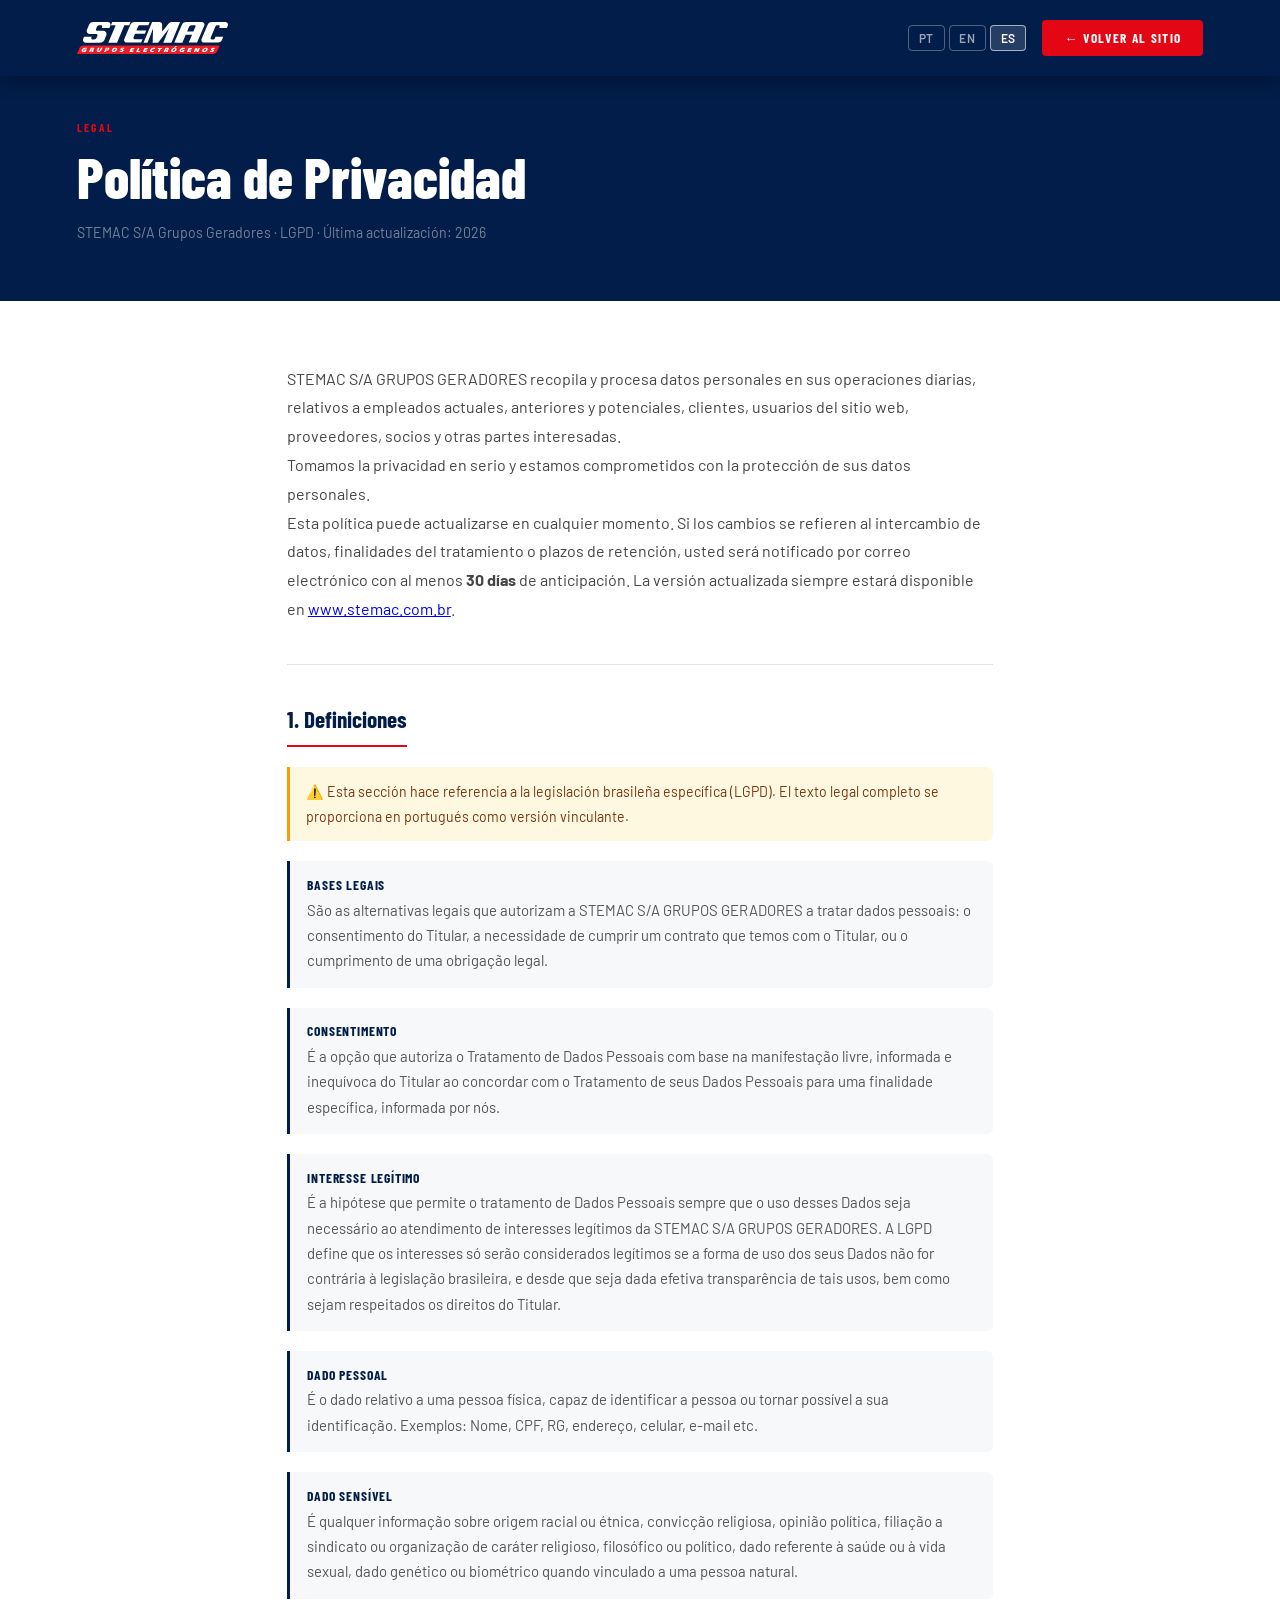
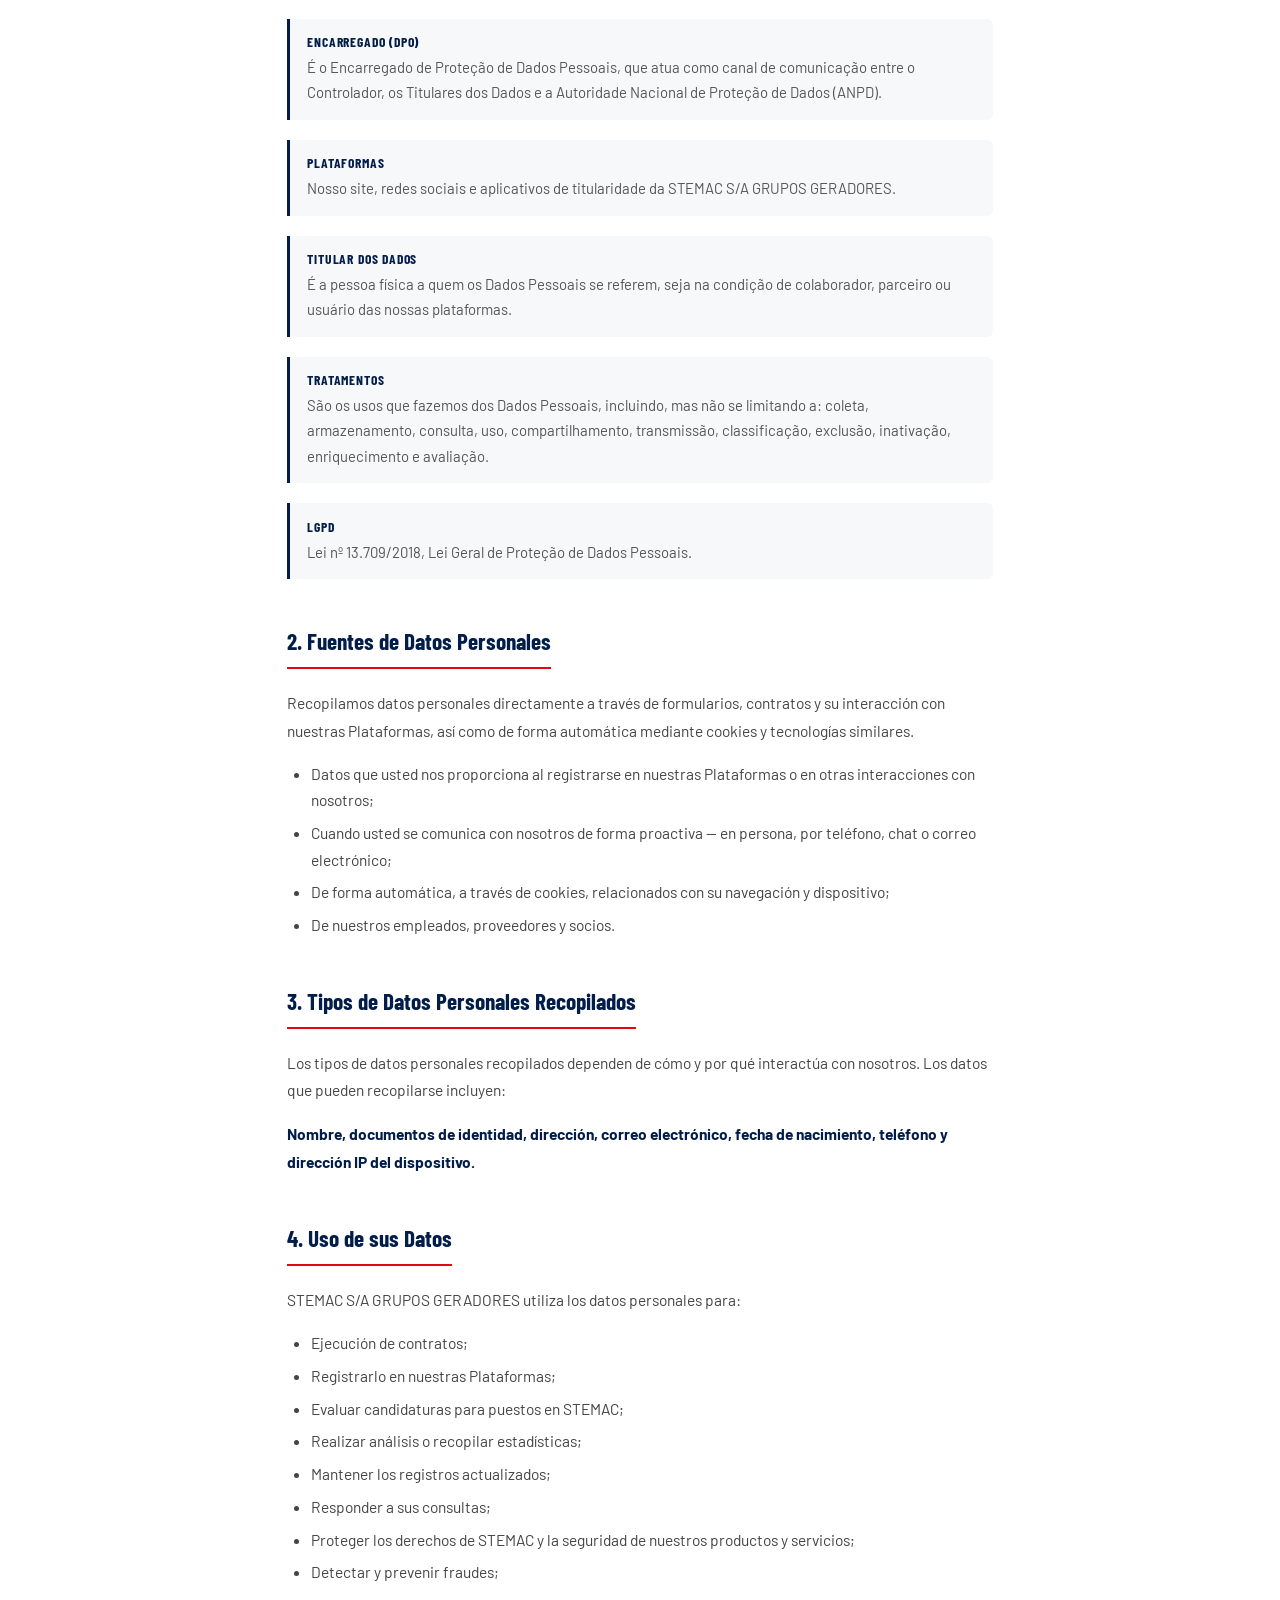
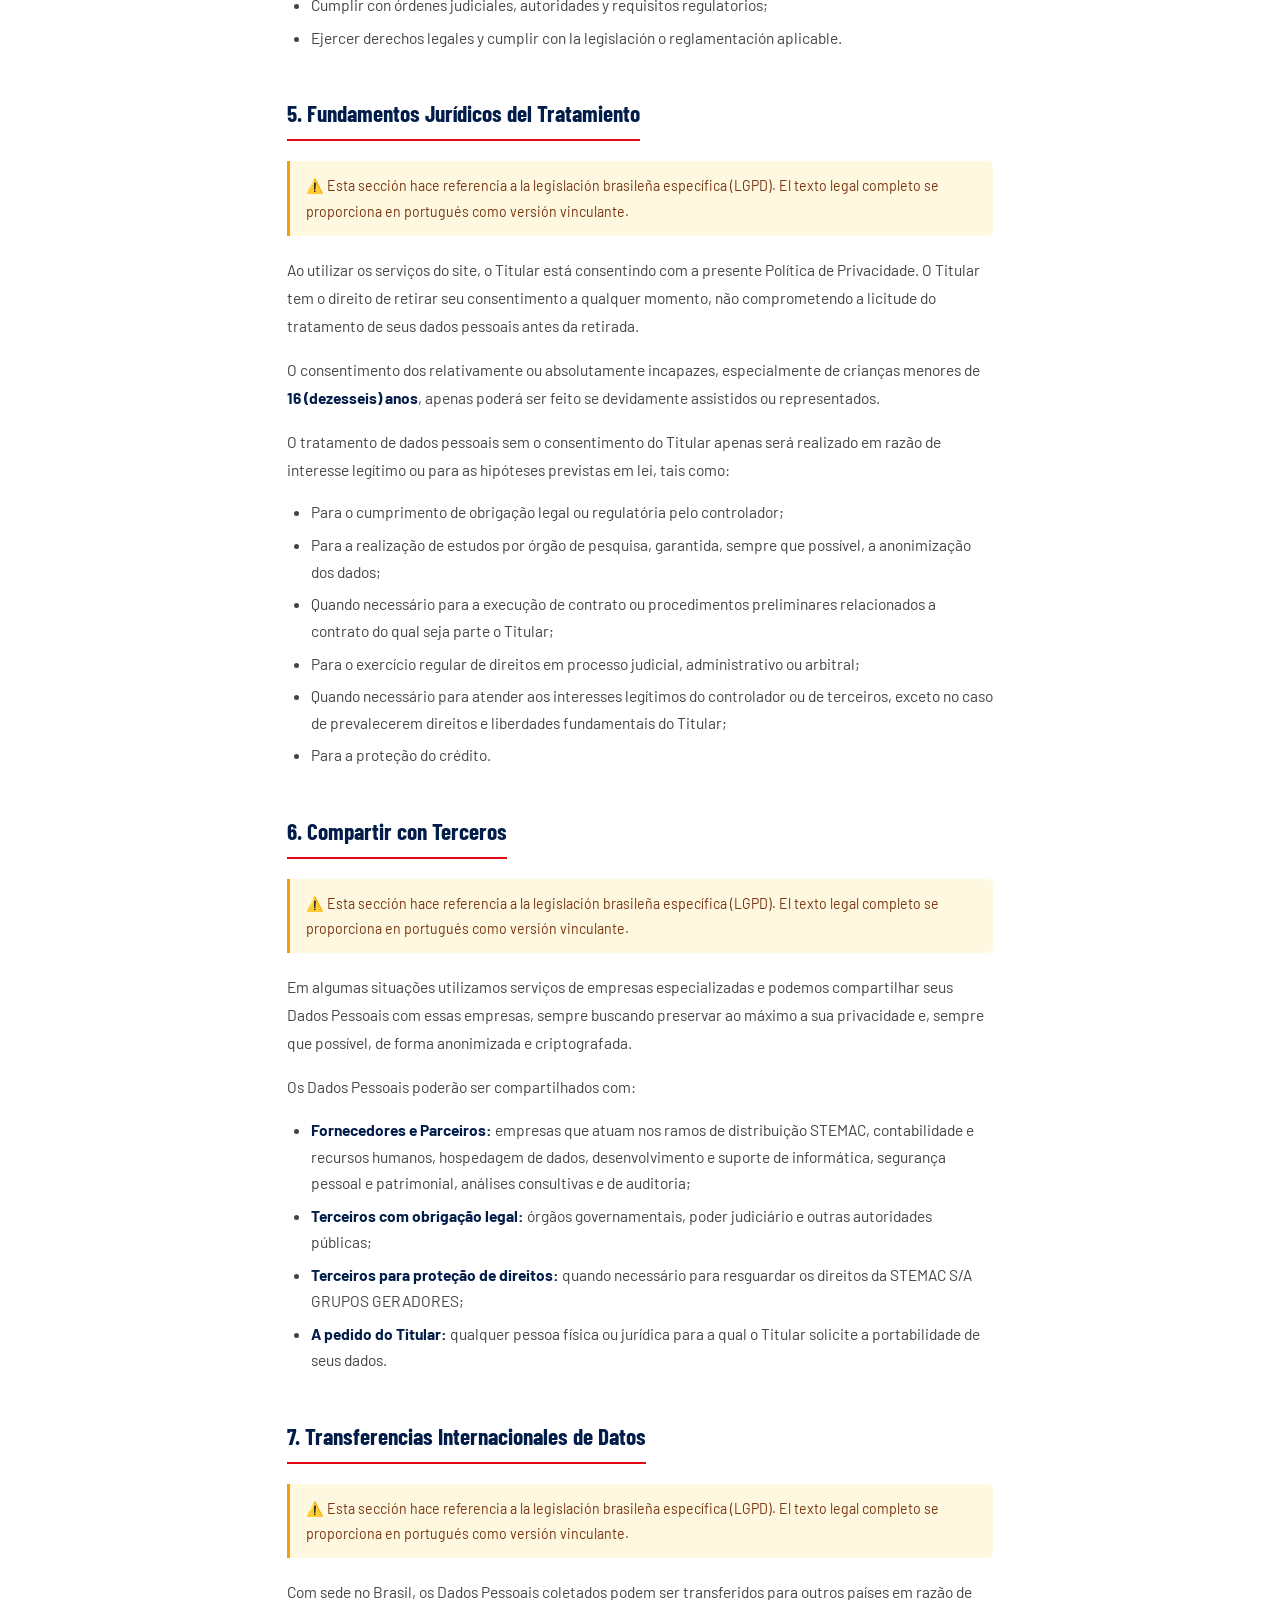
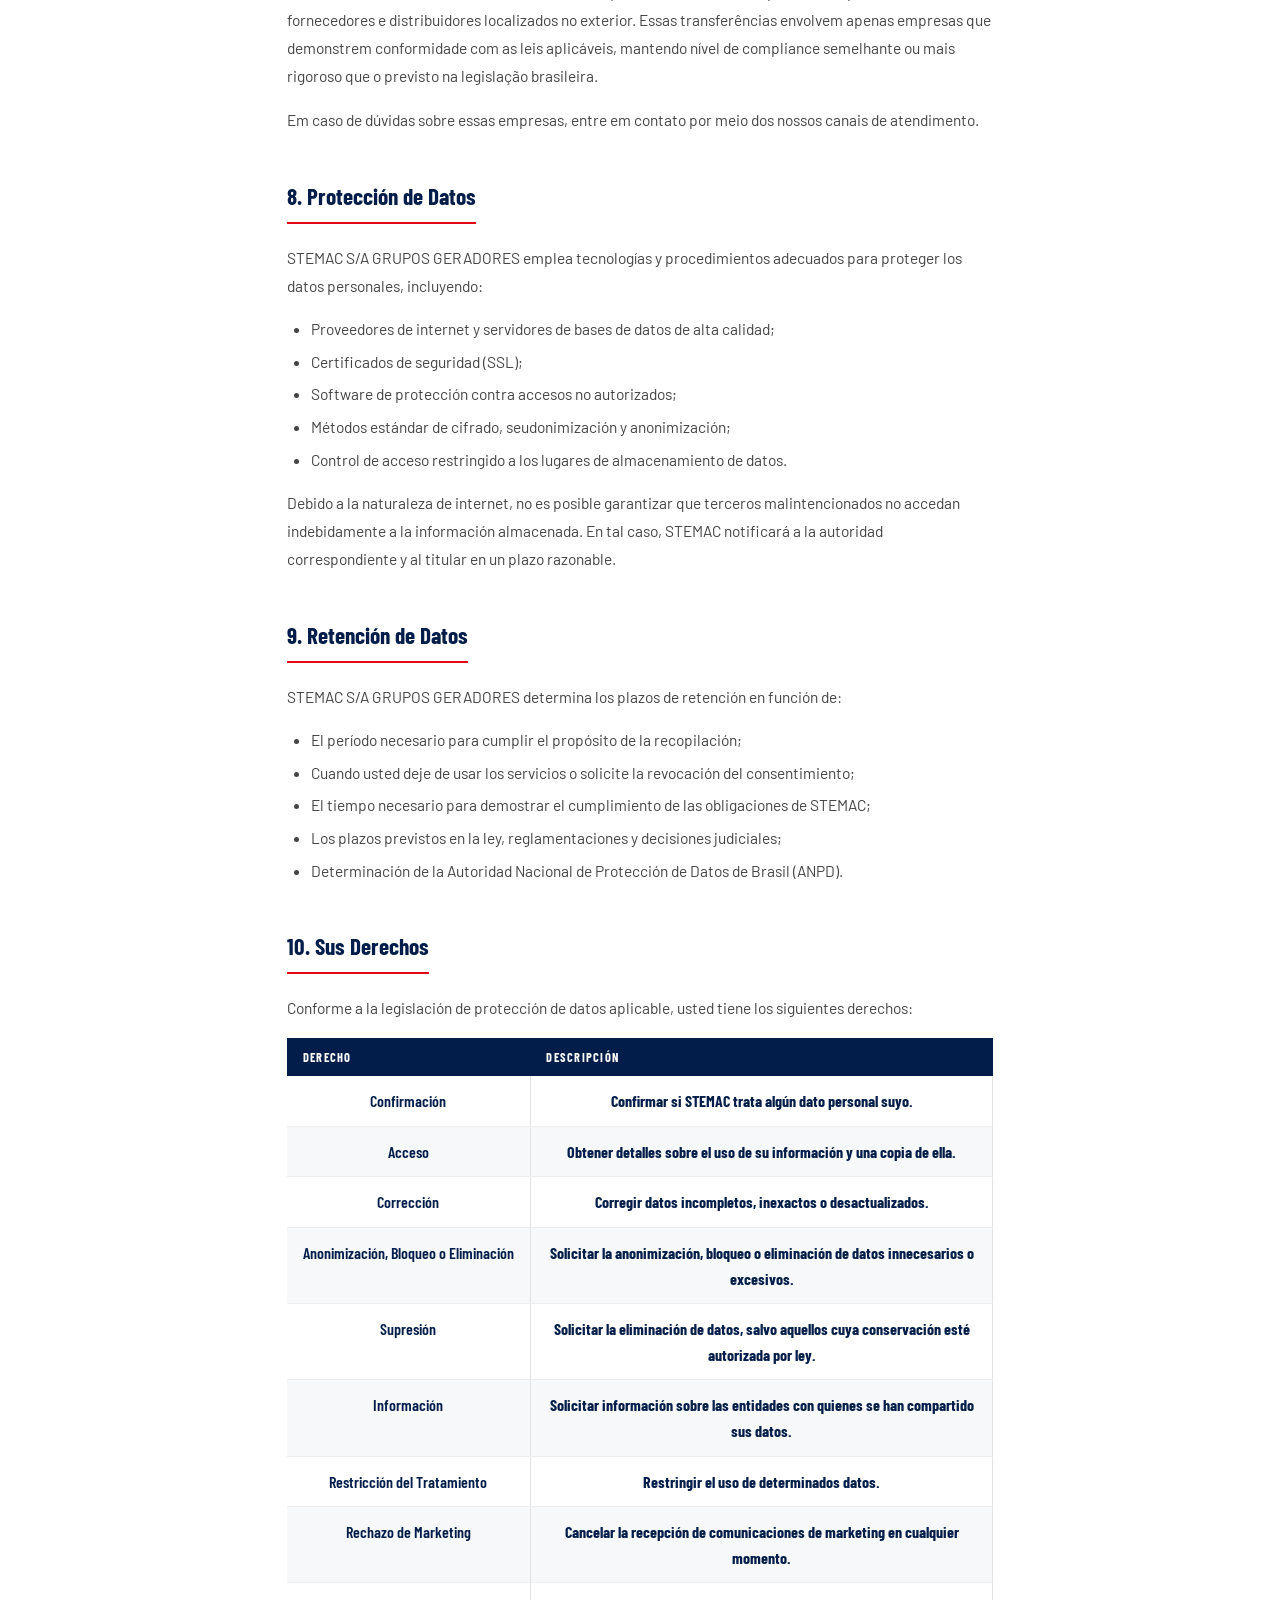
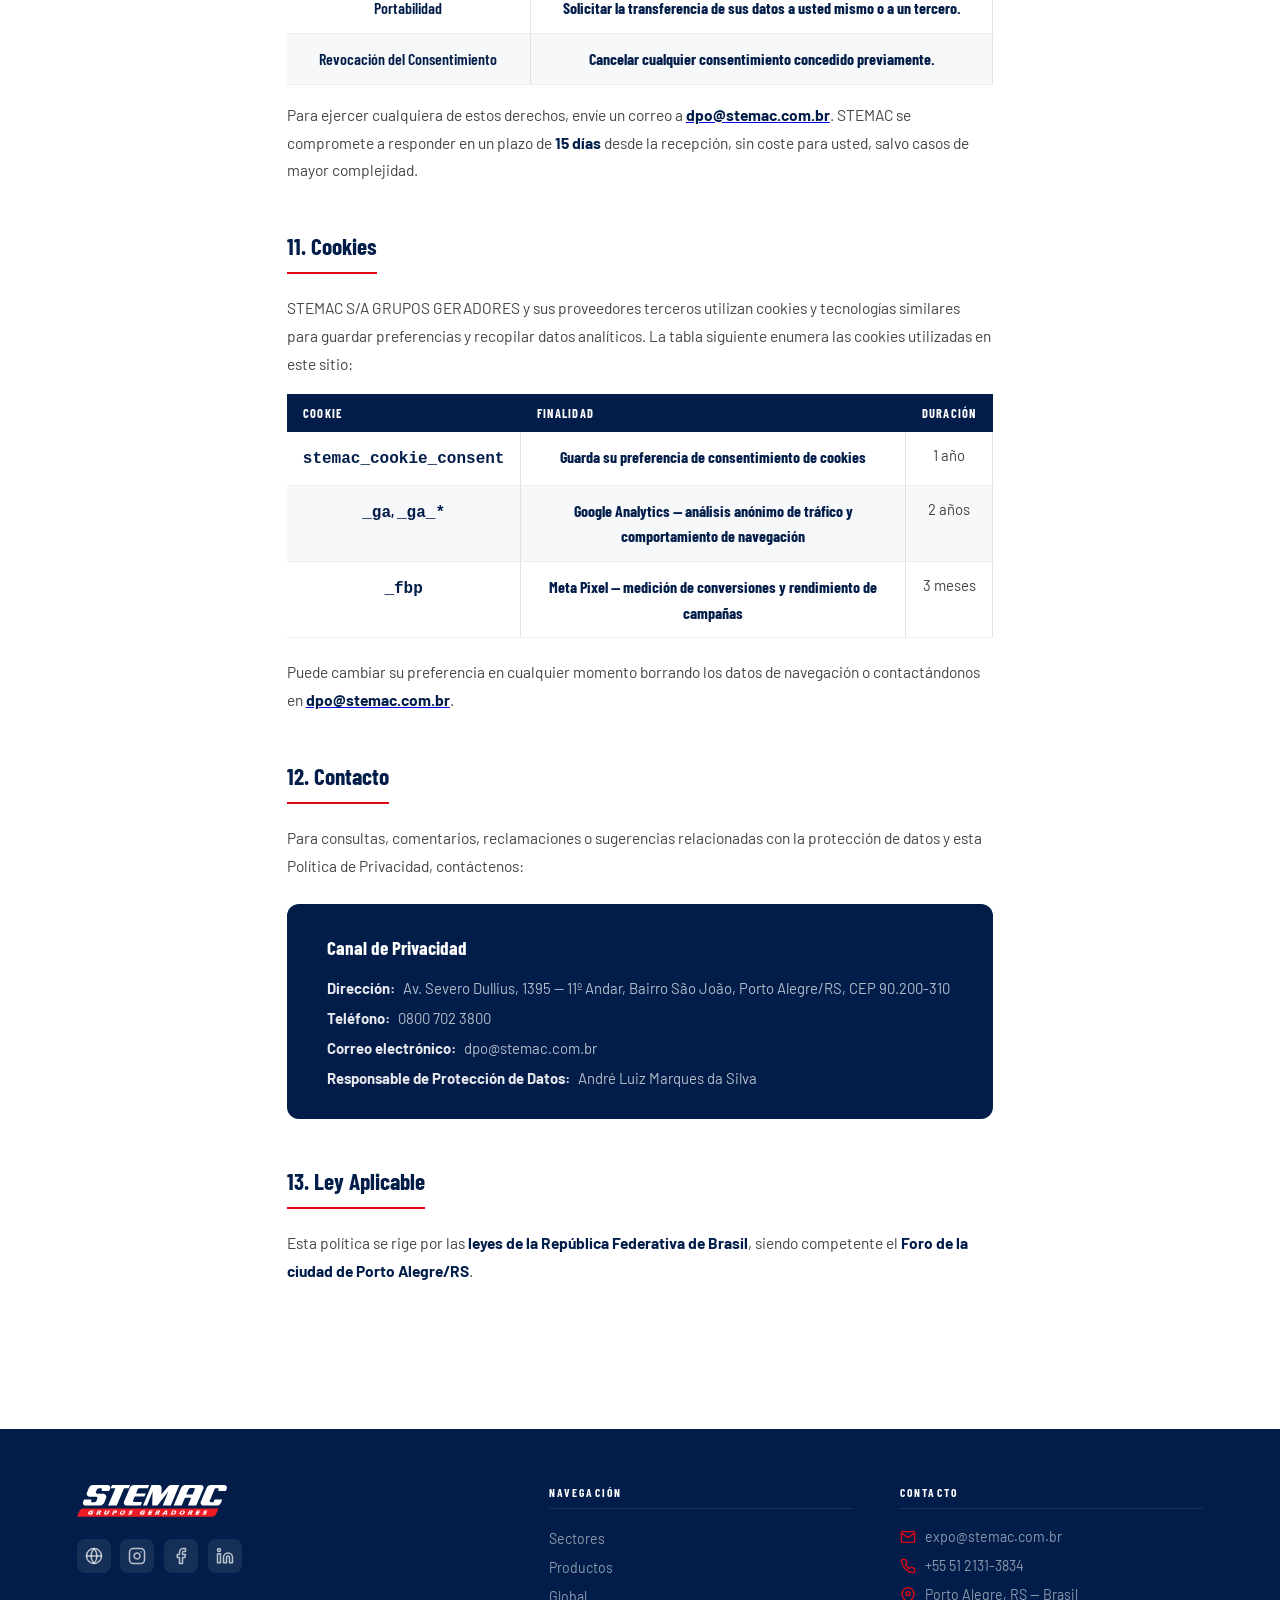
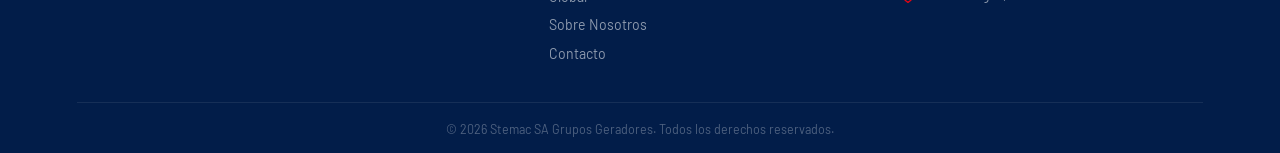
<file: privacy-policy.html>
<!DOCTYPE html>
<html lang="pt-BR" id="ppHtml">
<head>
<meta charset="UTF-8"/>
<meta name="viewport" content="width=device-width,initial-scale=1.0"/>
<title data-i18n="pp_title">Política de Privacidade — Stemac SA Grupos Geradores</title>
<link rel="preconnect" href="https://fonts.googleapis.com"/>
<link rel="preconnect" href="https://fonts.gstatic.com" crossorigin/>
<link href="https://fonts.googleapis.com/css2?family=Barlow+Condensed:wght@400;600;700;800;900&family=Barlow:wght@300;400;500;600&display=swap" rel="stylesheet"/>
<link rel="stylesheet" href="styles.css"/>
<style>
  /* Privacy page specific styles */
  .pp-hero {
    background: var(--navy);
    padding: 120px 6% 60px;
  }
  .pp-hero-label {
    font-family: var(--fd);
    font-size: .72rem;
    font-weight: 700;
    letter-spacing: .2em;
    text-transform: uppercase;
    color: var(--red);
    margin-bottom: .75rem;
  }
  .pp-hero h1 {
    font-family: var(--fd);
    font-size: clamp(2rem, 5vw, 3.5rem);
    font-weight: 800;
    color: #fff;
    line-height: 1.1;
    margin-bottom: 1rem;
  }
  .pp-hero-meta {
    font-size: .88rem;
    color: rgba(255,255,255,.45);
  }

  .pp-content {
    max-width: 860px;
    margin: 0 auto;
    padding: 4rem 6% 6rem;
  }

  .pp-intro {
    font-size: 1rem;
    line-height: 1.8;
    color: #444;
    margin-bottom: 2.5rem;
    padding-bottom: 2.5rem;
    border-bottom: 1px solid var(--gbg);
  }
  .pp-intro ul {
    margin: 1rem 0 1rem 1.5rem;
  }
  .pp-intro ul li {
    margin-bottom: .35rem;
    line-height: 1.7;
  }

  .pp-section {
    margin-bottom: 3rem;
  }
  .pp-section h2 {
    font-family: var(--fd);
    font-size: 1.45rem;
    font-weight: 700;
    color: var(--navy);
    margin-bottom: 1.25rem;
    padding-bottom: .75rem;
    border-bottom: 2px solid var(--red);
    display: inline-block;
  }
  .pp-section p {
    font-size: .97rem;
    line-height: 1.8;
    color: #444;
    margin-bottom: 1rem;
  }
  .pp-section ul {
    margin: .75rem 0 1rem 1.5rem;
  }
  .pp-section ul li {
    font-size: .97rem;
    line-height: 1.7;
    color: #444;
    margin-bottom: .4rem;
  }
  .pp-section strong {
    color: var(--navy);
  }

  /* Definitions list */
  .pp-defs {
    display: flex;
    flex-direction: column;
    gap: 1.25rem;
  }
  .pp-def {
    background: #f7f8fa;
    border-left: 3px solid var(--navy);
    border-radius: 0 6px 6px 0;
    padding: .9rem 1.1rem;
  }
  .pp-def dt {
    font-family: var(--fd);
    font-size: .85rem;
    font-weight: 700;
    letter-spacing: .06em;
    text-transform: uppercase;
    color: var(--navy);
    margin-bottom: .3rem;
  }
  .pp-def dd {
    font-size: .93rem;
    line-height: 1.7;
    color: #555;
  }

  /* Rights table */
  .pp-table {
    width: 100%;
    border-collapse: collapse;
    font-size: .93rem;
    margin-top: 1rem;
  }
  .pp-table th {
    background: var(--navy);
    color: #fff;
    font-family: var(--fd);
    font-size: .78rem;
    font-weight: 700;
    letter-spacing: .1em;
    text-transform: uppercase;
    padding: .75rem 1rem;
    text-align: left;
  }
  .pp-table td {
    padding: .75rem 1rem;
    border-bottom: 1px solid #eee;
    color: #444;
    line-height: 1.6;
    vertical-align: top;
  }
  .pp-table tr:nth-child(even) td { background: #f7f8fa; }
  .pp-table td:first-child {
    font-weight: 600;
    color: var(--navy);
    white-space: nowrap;
  }

  /* Contact box */
  .pp-contact-box {
    background: var(--navy);
    color: #fff;
    border-radius: 12px;
    padding: 2rem 2.5rem;
    margin-top: 1.5rem;
  }
  .pp-contact-box h3 {
    font-family: var(--fd);
    font-size: 1.2rem;
    font-weight: 700;
    margin-bottom: 1.25rem;
    color: #fff;
  }
  .pp-contact-rows {
    display: flex;
    flex-direction: column;
    gap: .75rem;
  }
  .pp-contact-row {
    display: flex;
    align-items: baseline;
    gap: .5rem;
    font-size: .93rem;
    color: rgba(255,255,255,.7);
  }
  .pp-contact-row strong {
    color: rgba(255,255,255,.9);
    white-space: nowrap;
  }
  .pp-contact-row a {
    color: rgba(255,255,255,.7);
    text-decoration: none;
    transition: color .2s;
  }
  .pp-contact-row a:hover { color: #fff; }

  /* Back link */
  .pp-back {
    display: inline-flex;
    align-items: center;
    gap: .4rem;
    font-size: .88rem;
    font-weight: 600;
    color: rgba(255,255,255,.55);
    text-decoration: none;
    transition: color .2s;
    margin-bottom: 2rem;
  }
  .pp-back:hover { color: #fff; }
  .pp-back svg { flex-shrink: 0; }

  @media (max-width: 768px) {
    .pp-contact-box { padding: 1.5rem; }
    .pp-table { font-size: .83rem; }
    .pp-table th, .pp-table td { padding: .6rem .75rem; }
    .pp-table td:first-child { white-space: normal; }
  }
</style>
</head>
<body>

<!-- NAV -->
<nav>
  <a href="index.html" class="nav-logo-link">
    <img src="assets/logo/logo-white.svg" alt="STEMAC" style="display:block;height:32px;width:auto;" id="ppNavLogo">
  </a>
  <div style="display:flex;align-items:center;gap:1rem;">
    <div class="lang-switcher" style="display:flex;gap:.25rem;">
      <button class="lang-option pp-lang-btn" data-lang="pt" style="font-size:.75rem;padding:.3rem .6rem;border:1px solid rgba(255,255,255,.3);background:transparent;color:rgba(255,255,255,.6);border-radius:4px;cursor:pointer;font-weight:600;letter-spacing:.05em;">PT</button>
      <button class="lang-option pp-lang-btn" data-lang="en" style="font-size:.75rem;padding:.3rem .6rem;border:1px solid rgba(255,255,255,.3);background:transparent;color:rgba(255,255,255,.6);border-radius:4px;cursor:pointer;font-weight:600;letter-spacing:.05em;">EN</button>
      <button class="lang-option pp-lang-btn" data-lang="es" style="font-size:.75rem;padding:.3rem .6rem;border:1px solid rgba(255,255,255,.3);background:transparent;color:rgba(255,255,255,.6);border-radius:4px;cursor:pointer;font-weight:600;letter-spacing:.05em;">ES</button>
    </div>
    <a href="index.html" class="btn btn-primary" style="font-size:.83rem;padding:.5rem 1.25rem;" data-i18n="pp_back">← Voltar ao Site</a>
  </div>
</nav>

<!-- HERO -->
<div class="pp-hero">
  <div class="pp-hero-label" data-i18n="pp_hero_label">Legal</div>
  <h1 data-i18n="pp_hero_title">Política de Privacidade</h1>
  <p class="pp-hero-meta" data-i18n="pp_hero_meta">STEMAC S/A Grupos Geradores &nbsp;·&nbsp; LGPD &nbsp;·&nbsp; Última atualização: 2026</p>
</div>

<!-- CONTENT -->
<div class="pp-content">

  <!-- Intro -->
  <div class="pp-intro">
    <p data-i18n="pp_intro_p1">A <strong>STEMAC S/A GRUPOS GERADORES</strong> em suas operações de negócios cotidianas faz uso de uma variedade de dados sobre indivíduos identificáveis, como funcionários atuais, passados e potenciais, clientes, usuários de suas Plataformas, fornecedores, parceiros e outras partes interessadas.</p>
    <p data-i18n="pp_intro_p2">A STEMAC S/A GRUPOS GERADORES entende a importância fundamental da privacidade, proteção de dados e segurança. Nós levamos a sua privacidade a sério e estamos comprometidos em proteger seus dados pessoais.</p>
    <p data-i18n="pp_intro_p3">Esta Política poderá ser atualizada a qualquer tempo e, se tratando de modificações atreladas a compartilhamento, finalidade e duração do tratamento dos dados pessoais do Titular, este será informado através do e-mail registrado em nossos serviços com antecedência de <strong>30 (trinta) dias</strong>. A versão atualizada sempre estará publicada no site <a href="https://www.stemac.com.br" target="_blank" rel="noopener">www.stemac.com.br</a>.</p>
  </div>

  <!-- 1. Siglas e Definições -->
  <div class="pp-section">
    <h2 data-i18n="pp_s1_title">1. Siglas e Definições</h2>
    <p class="pp-legal-note" data-i18n="pp_legal_note" style="display:none;background:#fff8e1;border-left:3px solid #f59e0b;padding:.75rem 1rem;border-radius:0 6px 6px 0;font-size:.88rem;color:#78350f;margin-bottom:1.25rem;"></p>
    <dl class="pp-defs">
      <div class="pp-def">
        <dt>Bases Legais</dt>
        <dd>São as alternativas legais que autorizam a STEMAC S/A GRUPOS GERADORES a tratar dados pessoais: o consentimento do Titular, a necessidade de cumprir um contrato que temos com o Titular, ou o cumprimento de uma obrigação legal.</dd>
      </div>
      <div class="pp-def">
        <dt>Consentimento</dt>
        <dd>É a opção que autoriza o Tratamento de Dados Pessoais com base na manifestação livre, informada e inequívoca do Titular ao concordar com o Tratamento de seus Dados Pessoais para uma finalidade específica, informada por nós.</dd>
      </div>
      <div class="pp-def">
        <dt>Interesse Legítimo</dt>
        <dd>É a hipótese que permite o tratamento de Dados Pessoais sempre que o uso desses Dados seja necessário ao atendimento de interesses legítimos da STEMAC S/A GRUPOS GERADORES. A LGPD define que os interesses só serão considerados legítimos se a forma de uso dos seus Dados não for contrária à legislação brasileira, e desde que seja dada efetiva transparência de tais usos, bem como sejam respeitados os direitos do Titular.</dd>
      </div>
      <div class="pp-def">
        <dt>Dado Pessoal</dt>
        <dd>É o dado relativo a uma pessoa física, capaz de identificar a pessoa ou tornar possível a sua identificação. Exemplos: Nome, CPF, RG, endereço, celular, e-mail etc.</dd>
      </div>
      <div class="pp-def">
        <dt>Dado Sensível</dt>
        <dd>É qualquer informação sobre origem racial ou étnica, convicção religiosa, opinião política, filiação a sindicato ou organização de caráter religioso, filosófico ou político, dado referente à saúde ou à vida sexual, dado genético ou biométrico quando vinculado a uma pessoa natural.</dd>
      </div>
      <div class="pp-def">
        <dt>Encarregado (DPO)</dt>
        <dd>É o Encarregado de Proteção de Dados Pessoais, que atua como canal de comunicação entre o Controlador, os Titulares dos Dados e a Autoridade Nacional de Proteção de Dados (ANPD).</dd>
      </div>
      <div class="pp-def">
        <dt>Plataformas</dt>
        <dd>Nosso site, redes sociais e aplicativos de titularidade da STEMAC S/A GRUPOS GERADORES.</dd>
      </div>
      <div class="pp-def">
        <dt>Titular dos Dados</dt>
        <dd>É a pessoa física a quem os Dados Pessoais se referem, seja na condição de colaborador, parceiro ou usuário das nossas plataformas.</dd>
      </div>
      <div class="pp-def">
        <dt>Tratamentos</dt>
        <dd>São os usos que fazemos dos Dados Pessoais, incluindo, mas não se limitando a: coleta, armazenamento, consulta, uso, compartilhamento, transmissão, classificação, exclusão, inativação, enriquecimento e avaliação.</dd>
      </div>
      <div class="pp-def">
        <dt>LGPD</dt>
        <dd>Lei nº 13.709/2018, Lei Geral de Proteção de Dados Pessoais.</dd>
      </div>
    </dl>
  </div>

  <!-- 2. Fontes de Dados Pessoais -->
  <div class="pp-section">
    <h2 data-i18n="pp_s2_title">2. Fontes de Dados Pessoais</h2>
    <p data-i18n="pp_s2_p">Os Dados podem ser coletados diretamente, por meio de formulários que o Titular preenche, por meio de contratos firmados conosco, por meio da utilização e interação com os nossos Produtos, e/ou de forma automática, por meio de Cookies ou tecnologias similares relacionadas às Plataformas.</p>
    <ul>
      <li data-i18n="pp_s2_li1">Que o Titular nos fornece por meio de cadastro em Plataformas e outras interações conosco;</li>
      <li data-i18n="pp_s2_li2">Quando o Titular entra em contato conosco ativamente, seja presencialmente, por telefone, chat ou e-mail;</li>
      <li data-i18n="pp_s2_li3">Automaticamente, por meio de Cookies, relativos à navegação e ao dispositivo utilizado para acessar as Plataformas;</li>
      <li data-i18n="pp_s2_li4">De nossos funcionários, fornecedores e parceiros.</li>
    </ul>
  </div>

  <!-- 3. Tipos de Dados Pessoais Coletados -->
  <div class="pp-section">
    <h2 data-i18n="pp_s3_title">3. Tipos de Dados Pessoais Coletados</h2>
    <p data-i18n="pp_s3_p1">Os tipos de Dados Pessoais coletados dependem de como você se relaciona com a gente e por quê. Os dados pessoais que podem ser coletados pela STEMAC S/A GRUPOS GERADORES são:</p>
    <p data-i18n="pp_s3_data"><strong>Nome, CPF, RG, endereço, e-mail, data de nascimento, telefone e IP do dispositivo.</strong></p>
  </div>

  <!-- 4. Utilização dos Dados Pessoais Coletados -->
  <div class="pp-section">
    <h2 data-i18n="pp_s4_title">4. Utilização dos Dados Pessoais Coletados</h2>
    <p data-i18n="pp_s4_p">A STEMAC S/A GRUPOS GERADORES utiliza os dados pessoais para:</p>
    <ul>
      <li data-i18n="pp_s4_li1">Execução de contrato;</li>
      <li data-i18n="pp_s4_li2">Cadastrar o Titular em diferentes Plataformas;</li>
      <li data-i18n="pp_s4_li3">Avaliar candidatura do Titular para vagas e oportunidades na STEMAC S/A GRUPOS GERADORES;</li>
      <li data-i18n="pp_s4_li4">Realizar análises ou coletar estatísticas;</li>
      <li data-i18n="pp_s4_li5">Manter o cadastro atualizado;</li>
      <li data-i18n="pp_s4_li6">Responder perguntas do Titular;</li>
      <li data-i18n="pp_s4_li7">Resguardar direitos da STEMAC S/A GRUPOS GERADORES e manter a segurança dos nossos Produtos, Negócios e Experiências;</li>
      <li data-i18n="pp_s4_li8">Proteger o Titular e nós mesmos contra fraudes;</li>
      <li data-i18n="pp_s4_li9">Estar em conformidade com as solicitações dos tribunais, autoridades policiais, órgãos normativos e outras instituições públicas;</li>
      <li data-i18n="pp_s4_li10">O exercício dos direitos da STEMAC S/A GRUPOS GERADORES e defesa em eventuais ações judiciais, bem como o cumprimento de qualquer legislação ou regulamento aplicável.</li>
    </ul>
  </div>

  <!-- 5. Fundamentos Jurídicos -->
  <div class="pp-section">
    <h2 data-i18n="pp_s5_title">5. Fundamentos Jurídicos para o Tratamento dos Dados Pessoais</h2>
    <p class="pp-legal-note" data-i18n="pp_legal_note" style="display:none;background:#fff8e1;border-left:3px solid #f59e0b;padding:.75rem 1rem;border-radius:0 6px 6px 0;font-size:.88rem;color:#78350f;margin-bottom:1.25rem;"></p>
    <p>Ao utilizar os serviços do site, o Titular está consentindo com a presente Política de Privacidade. O Titular tem o direito de retirar seu consentimento a qualquer momento, não comprometendo a licitude do tratamento de seus dados pessoais antes da retirada.</p>
    <p>O consentimento dos relativamente ou absolutamente incapazes, especialmente de crianças menores de <strong>16 (dezesseis) anos</strong>, apenas poderá ser feito se devidamente assistidos ou representados.</p>
    <p>O tratamento de dados pessoais sem o consentimento do Titular apenas será realizado em razão de interesse legítimo ou para as hipóteses previstas em lei, tais como:</p>
    <ul>
      <li>Para o cumprimento de obrigação legal ou regulatória pelo controlador;</li>
      <li>Para a realização de estudos por órgão de pesquisa, garantida, sempre que possível, a anonimização dos dados;</li>
      <li>Quando necessário para a execução de contrato ou procedimentos preliminares relacionados a contrato do qual seja parte o Titular;</li>
      <li>Para o exercício regular de direitos em processo judicial, administrativo ou arbitral;</li>
      <li>Quando necessário para atender aos interesses legítimos do controlador ou de terceiros, exceto no caso de prevalecerem direitos e liberdades fundamentais do Titular;</li>
      <li>Para a proteção do crédito.</li>
    </ul>
  </div>

  <!-- 6. Compartilhamento -->
  <div class="pp-section">
    <h2 data-i18n="pp_s6_title">6. Compartilhamento dos Dados Pessoais com Terceiros</h2>
    <p class="pp-legal-note" data-i18n="pp_legal_note" style="display:none;background:#fff8e1;border-left:3px solid #f59e0b;padding:.75rem 1rem;border-radius:0 6px 6px 0;font-size:.88rem;color:#78350f;margin-bottom:1.25rem;"></p>
    <p>Em algumas situações utilizamos serviços de empresas especializadas e podemos compartilhar seus Dados Pessoais com essas empresas, sempre buscando preservar ao máximo a sua privacidade e, sempre que possível, de forma anonimizada e criptografada.</p>
    <p>Os Dados Pessoais poderão ser compartilhados com:</p>
    <ul>
      <li><strong>Fornecedores e Parceiros:</strong> empresas que atuam nos ramos de distribuição STEMAC, contabilidade e recursos humanos, hospedagem de dados, desenvolvimento e suporte de informática, segurança pessoal e patrimonial, análises consultivas e de auditoria;</li>
      <li><strong>Terceiros com obrigação legal:</strong> órgãos governamentais, poder judiciário e outras autoridades públicas;</li>
      <li><strong>Terceiros para proteção de direitos:</strong> quando necessário para resguardar os direitos da STEMAC S/A GRUPOS GERADORES;</li>
      <li><strong>A pedido do Titular:</strong> qualquer pessoa física ou jurídica para a qual o Titular solicite a portabilidade de seus dados.</li>
    </ul>
  </div>

  <!-- 7. Transferência Internacional -->
  <div class="pp-section">
    <h2 data-i18n="pp_s7_title">7. Transferência de Dados Pessoais Internacional</h2>
    <p class="pp-legal-note" data-i18n="pp_legal_note" style="display:none;background:#fff8e1;border-left:3px solid #f59e0b;padding:.75rem 1rem;border-radius:0 6px 6px 0;font-size:.88rem;color:#78350f;margin-bottom:1.25rem;"></p>
    <p>Com sede no Brasil, os Dados Pessoais coletados podem ser transferidos para outros países em razão de fornecedores e distribuidores localizados no exterior. Essas transferências envolvem apenas empresas que demonstrem conformidade com as leis aplicáveis, mantendo nível de compliance semelhante ou mais rigoroso que o previsto na legislação brasileira.</p>
    <p>Em caso de dúvidas sobre essas empresas, entre em contato por meio dos nossos canais de atendimento.</p>
  </div>

  <!-- 8. Proteção dos Dados -->
  <div class="pp-section">
    <h2 data-i18n="pp_s8_title">8. Proteção dos Dados Pessoais</h2>
    <p data-i18n="pp_s8_p1">A STEMAC S/A GRUPOS GERADORES utiliza tecnologias e procedimentos adequados para proteger os dados pessoais, empregando:</p>
    <ul>
      <li data-i18n="pp_s8_li1">Provedores de Internet e servidores de bancos de dados altamente qualificados;</li>
      <li data-i18n="pp_s8_li2">Certificados de segurança (SSL);</li>
      <li data-i18n="pp_s8_li3">Software de proteção contra acesso não autorizado;</li>
      <li data-i18n="pp_s8_li4">Métodos padrões de criptografia, pseudonimização e anonimização;</li>
      <li data-i18n="pp_s8_li5">Controle de acesso restrito aos locais de armazenamento de dados.</li>
    </ul>
    <p data-i18n="pp_s8_p2">Em razão da natureza da Internet, não é possível garantir que terceiros mal-intencionados não logrem acessar indevidamente as informações armazenadas. Caso isso ocorra, a STEMAC S/A GRUPOS GERADORES comunicará a ANPD e o Titular em prazo razoável.</p>
  </div>

  <!-- 9. Prazo de Tratamento -->
  <div class="pp-section">
    <h2 data-i18n="pp_s9_title">9. Prazo de Tratamento dos Dados Pessoais</h2>
    <p data-i18n="pp_s9_p">A STEMAC S/A GRUPOS GERADORES calcula o período de retenção dos dados pessoais com base nos seguintes critérios:</p>
    <ul>
      <li data-i18n="pp_s9_li1">Período necessário para cumprir o propósito da coleta;</li>
      <li data-i18n="pp_s9_li2">Quando o Titular deixar de utilizar os serviços ou solicitar a revogação do consentimento;</li>
      <li data-i18n="pp_s9_li3">O tempo necessário para demonstrar o cumprimento de deveres e obrigações da STEMAC S/A GRUPOS GERADORES;</li>
      <li data-i18n="pp_s9_li4">O período previsto em Lei, regulamentações e decisões judiciais;</li>
      <li data-i18n="pp_s9_li5">Determinação da Autoridade Nacional de Proteção de Dados (ANPD).</li>
    </ul>
  </div>

  <!-- 10. Direitos do Titular -->
  <div class="pp-section">
    <h2 data-i18n="pp_s10_title">10. Direitos do Titular de Dados</h2>
    <p data-i18n="pp_s10_p">Conforme a LGPD, o Titular tem os seguintes direitos:</p>
    <table class="pp-table">
      <thead>
        <tr>
          <th data-i18n="pp_s10_th1">Direito</th>
          <th data-i18n="pp_s10_th2">Descrição</th>
        </tr>
      </thead>
      <tbody>
        <tr><td data-i18n="pp_s10_r1a">Confirmação</td><td data-i18n="pp_s10_r1b">Confirmar se a STEMAC S/A GRUPOS GERADORES realiza o tratamento de algum dado pessoal seu.</td></tr>
        <tr><td data-i18n="pp_s10_r2a">Acesso</td><td data-i18n="pp_s10_r2b">Obter detalhes de como suas informações estão sendo utilizadas e uma cópia delas.</td></tr>
        <tr><td data-i18n="pp_s10_r3a">Correção</td><td data-i18n="pp_s10_r3b">Corrigir dados incompletos, inexatos ou desatualizados.</td></tr>
        <tr><td data-i18n="pp_s10_r4a">Anonimização, Bloqueio ou Eliminação</td><td data-i18n="pp_s10_r4b">Solicitar a anonimização, bloqueio ou eliminação de dados desnecessários ou excessivos.</td></tr>
        <tr><td data-i18n="pp_s10_r5a">Exclusão</td><td data-i18n="pp_s10_r5b">Solicitar a exclusão de dados, exceto aqueles cuja conservação é autorizada por lei.</td></tr>
        <tr><td data-i18n="pp_s10_r6a">Informação</td><td data-i18n="pp_s10_r6b">Solicitar informações sobre entidades com quem os dados foram compartilhados.</td></tr>
        <tr><td data-i18n="pp_s10_r7a">Restrição de Processamento</td><td data-i18n="pp_s10_r7b">Restringir o uso de determinados dados.</td></tr>
        <tr><td data-i18n="pp_s10_r8a">Recusa de Marketing</td><td data-i18n="pp_s10_r8b">Cancelar o recebimento de propagandas a qualquer momento.</td></tr>
        <tr><td data-i18n="pp_s10_r9a">Portabilidade</td><td data-i18n="pp_s10_r9b">Solicitar a transferência de seus dados a si próprio ou a terceiros.</td></tr>
        <tr><td data-i18n="pp_s10_r10a">Revogação do Consentimento</td><td data-i18n="pp_s10_r10b">Cancelar qualquer consentimento concedido previamente.</td></tr>
      </tbody>
    </table>
    <p style="margin-top:1rem;" data-i18n="pp_s10_contact">Para exercer qualquer um desses direitos, envie um e-mail para <a href="mailto:dpo@stemac.com.br"><strong>dpo@stemac.com.br</strong></a>. A STEMAC S/A GRUPOS GERADORES se compromete a atender às solicitações em até <strong>15 (quinze) dias</strong> a contar do recebimento, sem custo para o Titular, salvo casos de maior complexidade.</p>
  </div>

  <!-- 11. Cookies -->
  <div class="pp-section">
    <h2 data-i18n="pp_s11_title">11. Cookies</h2>
    <p data-i18n="pp_s11_p">A STEMAC S/A GRUPOS GERADORES e seus fornecedores terceirizados utilizam cookies e outras tecnologias semelhantes para armazenar preferências e coletar dados analíticos. A tabela abaixo lista os cookies utilizados neste site:</p>
    <table class="pp-table" style="margin-top:1rem;">
      <thead>
        <tr><th data-i18n="pp_s11_th1">Cookie</th><th data-i18n="pp_s11_th2">Finalidade</th><th data-i18n="pp_s11_th3">Duração</th></tr>
      </thead>
      <tbody>
        <tr>
          <td><code>stemac_cookie_consent</code></td>
          <td data-i18n="pp_s11_c1b">Guarda sua preferência de consentimento de cookies</td>
          <td data-i18n="pp_s11_c1c">1 ano</td>
        </tr>
        <tr>
          <td><code>_ga</code>, <code>_ga_*</code></td>
          <td data-i18n="pp_s11_c2b">Google Analytics — análise anônima de tráfego e comportamento de navegação</td>
          <td data-i18n="pp_s11_c2c">2 anos</td>
        </tr>
        <tr>
          <td><code>_fbp</code></td>
          <td data-i18n="pp_s11_c3b">Meta Pixel — medição de conversões e desempenho de campanhas</td>
          <td data-i18n="pp_s11_c3c">3 meses</td>
        </tr>
      </tbody>
    </table>
    <p style="margin-top:1.25rem;" data-i18n="pp_s11_revoke">Você pode alterar sua preferência a qualquer momento limpando os dados de navegação do seu navegador ou entrando em contato conosco pelo e-mail <a href="mailto:dpo@stemac.com.br"><strong>dpo@stemac.com.br</strong></a>.</p>
  </div>

  <!-- 12. Contato -->
  <div class="pp-section">
    <h2 data-i18n="pp_s12_title">12. Endereço Físico e Informações de Contato</h2>
    <p data-i18n="pp_s12_p">Em caso de dúvidas, comentários, reclamações ou sugestões relacionadas à Proteção de Dados e a esta Política de Privacidade, entre em contato:</p>
    <div class="pp-contact-box">
      <h3 data-i18n="pp_s12_box_title">Canal de Privacidade</h3>
      <div class="pp-contact-rows">
        <div class="pp-contact-row">
          <strong data-i18n="pp_s12_address">Endereço:</strong>
          <span>Av. Severo Dullius, 1395 — 11º Andar, Bairro São João, Porto Alegre/RS, CEP 90.200-310</span>
        </div>
        <div class="pp-contact-row">
          <strong data-i18n="pp_s12_phone">Telefone:</strong>
          <a href="tel:08007023800">0800 702 3800</a>
        </div>
        <div class="pp-contact-row">
          <strong data-i18n="pp_s12_email">E-mail:</strong>
          <a href="mailto:dpo@stemac.com.br">dpo@stemac.com.br</a>
        </div>
        <div class="pp-contact-row">
          <strong data-i18n="pp_s12_dpo">Encarregado / DPO:</strong>
          <span>André Luiz Marques da Silva</span>
        </div>
      </div>
    </div>
  </div>

  <!-- 13. Legislação e Foro -->
  <div class="pp-section">
    <h2 data-i18n="pp_s13_title">13. Legislação e Foro</h2>
    <p data-i18n="pp_s13_p">Essa Política será regida, interpretada e executada de acordo com as <strong>leis da República Federativa do Brasil</strong>, sendo competente o <strong>Foro da cidade de Porto Alegre/RS</strong> para dirimir qualquer dúvida decorrente deste instrumento. O Titular consente, expressamente, com a competência desse juízo, e renuncia à competência de qualquer outro foro, por mais privilegiado que seja ou venha a ser.</p>
  </div>

</div><!-- /.pp-content -->

<!-- FOOTER -->
<footer>
  <div class="f-top">
    <div class="f-col f-col--brand">
      <a href="index.html" class="f-logo-link">
        <img src="assets/logo/logo-white.svg" alt="STEMAC" style="display:block;height:32px;width:auto;">
      </a>
      <div class="f-social">
        <a href="https://www.stemac.com.br" target="_blank" rel="noopener" title="Website" aria-label="Website">
          <svg width="18" height="18" viewBox="0 0 24 24" fill="none" stroke="currentColor" stroke-width="2" stroke-linecap="round" stroke-linejoin="round"><circle cx="12" cy="12" r="10"/><line x1="2" y1="12" x2="22" y2="12"/><path d="M12 2a15.3 15.3 0 0 1 4 10 15.3 15.3 0 0 1-4 10 15.3 15.3 0 0 1-4-10 15.3 15.3 0 0 1 4-10z"/></svg>
        </a>
        <a href="https://www.instagram.com/stemacoficial/" target="_blank" rel="noopener" title="Instagram" aria-label="Instagram">
          <svg width="18" height="18" viewBox="0 0 24 24" fill="none" stroke="currentColor" stroke-width="2" stroke-linecap="round" stroke-linejoin="round"><rect x="2" y="2" width="20" height="20" rx="5"/><path d="M16 11.37A4 4 0 1 1 12.63 8 4 4 0 0 1 16 11.37z"/><line x1="17.5" y1="6.5" x2="17.51" y2="6.5"/></svg>
        </a>
        <a href="https://web.facebook.com/stemacgruposgeradores" target="_blank" rel="noopener" title="Facebook" aria-label="Facebook">
          <svg width="18" height="18" viewBox="0 0 24 24" fill="none" stroke="currentColor" stroke-width="2" stroke-linecap="round" stroke-linejoin="round"><path d="M18 2h-3a5 5 0 0 0-5 5v3H7v4h3v8h4v-8h3l1-4h-4V7a1 1 0 0 1 1-1h3z"/></svg>
        </a>
        <a href="https://www.linkedin.com/company/stemac" target="_blank" rel="noopener" title="LinkedIn" aria-label="LinkedIn">
          <svg width="18" height="18" viewBox="0 0 24 24" fill="none" stroke="currentColor" stroke-width="2" stroke-linecap="round" stroke-linejoin="round"><path d="M16 8a6 6 0 0 1 6 6v7h-4v-7a2 2 0 0 0-2-2 2 2 0 0 0-2 2v7h-4v-7a6 6 0 0 1 6-6z"/><rect x="2" y="9" width="4" height="12"/><circle cx="4" cy="4" r="2"/></svg>
        </a>
      </div>
    </div>
    <div class="f-col">
      <h4 class="f-col-title" data-i18n="pp_f_nav">Navegação</h4>
      <ul class="f-nav">
        <li><a href="index.html#segments" data-i18n="pp_nav_segments">Setores</a></li>
        <li><a href="index.html#products" data-i18n="pp_nav_products">Produtos</a></li>
        <li><a href="index.html#map-section" data-i18n="pp_nav_global">Global</a></li>
        <li><a href="index.html#about" data-i18n="pp_nav_about">Sobre Nós</a></li>
        <li><a href="index.html#contact" data-i18n="pp_nav_contact">Contato</a></li>
      </ul>
    </div>
    <div class="f-col">
      <h4 class="f-col-title" data-i18n="pp_f_contact">Contato</h4>
      <ul class="f-contact">
        <li>
          <svg width="16" height="16" viewBox="0 0 24 24" fill="none" stroke="currentColor" stroke-width="2" stroke-linecap="round" stroke-linejoin="round"><path d="M4 4h16c1.1 0 2 .9 2 2v12c0 1.1-.9 2-2 2H4c-1.1 0-2-.9-2-2V6c0-1.1.9-2 2-2z"/><polyline points="22,6 12,13 2,6"/></svg>
          <a href="mailto:expo@stemac.com.br">expo@stemac.com.br</a>
        </li>
        <li>
          <svg width="16" height="16" viewBox="0 0 24 24" fill="none" stroke="currentColor" stroke-width="2" stroke-linecap="round" stroke-linejoin="round"><path d="M22 16.92v3a2 2 0 0 1-2.18 2 19.79 19.79 0 0 1-8.63-3.07 19.5 19.5 0 0 1-6-6 19.79 19.79 0 0 1-3.07-8.67A2 2 0 0 1 4.11 2h3a2 2 0 0 1 2 1.72 12.84 12.84 0 0 0 .7 2.81 2 2 0 0 1-.45 2.11L8.09 9.91a16 16 0 0 0 6 6l1.27-1.27a2 2 0 0 1 2.11-.45 12.84 12.84 0 0 0 2.81.7A2 2 0 0 1 22 16.92z"/></svg>
          <a href="tel:+555121313834">+55 51 2131-3834</a>
        </li>
        <li>
          <svg width="16" height="16" viewBox="0 0 24 24" fill="none" stroke="currentColor" stroke-width="2" stroke-linecap="round" stroke-linejoin="round"><path d="M21 10c0 7-9 13-9 13s-9-6-9-13a9 9 0 0 1 18 0z"/><circle cx="12" cy="10" r="3"/></svg>
          <span>Porto Alegre, RS &mdash; Brasil</span>
        </li>
      </ul>
    </div>
  </div>
  <div class="f-bottom">
    <div class="f-copy" data-i18n="pp_f_copy">&copy; 2026 Stemac SA Grupos Geradores. Todos os direitos reservados.</div>
  </div>
</footer>

<script>
(function(){
  var PP_T = {
    en: {
      pp_title: 'Privacy Policy — STEMAC SA Grupos Geradores',
      pp_back: '← Back to Site',
      pp_hero_label: 'Legal',
      pp_hero_title: 'Privacy Policy',
      pp_hero_meta: 'STEMAC S/A Grupos Geradores\u00a0·\u00a0LGPD\u00a0·\u00a0Last updated: 2026',
      pp_legal_note: '\u26a0\ufe0f This section references specific Brazilian legislation (LGPD). The full legal text is provided in Portuguese as the binding version.',
      pp_intro_p1: 'STEMAC S/A GRUPOS GERADORES collects and processes personal data in its day-to-day operations, relating to current, past and prospective employees, customers, website users, suppliers, partners and other stakeholders.',
      pp_intro_p2: 'We take privacy seriously and are committed to protecting your personal data.',
      pp_intro_p3: 'This policy may be updated at any time. If changes relate to data sharing, processing purposes or retention periods, you will be notified at the email registered with us at least <strong>30 days</strong> in advance. The updated version will always be published at <a href="https://www.stemac.com.br" target="_blank" rel="noopener">www.stemac.com.br</a>.',
      pp_s1_title: '1. Definitions',
      pp_s2_title: '2. Sources of Personal Data',
      pp_s3_title: '3. Types of Personal Data Collected',
      pp_s4_title: '4. How We Use Your Data',
      pp_s5_title: '5. Legal Bases for Processing',
      pp_s6_title: '6. Sharing with Third Parties',
      pp_s7_title: '7. International Data Transfers',
      pp_s8_title: '8. Data Protection',
      pp_s9_title: '9. Data Retention',
      pp_s10_title: '10. Your Rights',
      pp_s11_title: '11. Cookies',
      pp_s12_title: '12. Contact',
      pp_s13_title: '13. Governing Law',
      pp_s2_p: 'We collect personal data directly through forms, contracts and your interaction with our Platforms, as well as automatically through cookies and similar technologies.',
      pp_s2_li1: 'Data you provide when registering on our Platforms or through other interactions with us;',
      pp_s2_li2: 'When you contact us proactively — in person, by phone, chat or email;',
      pp_s2_li3: 'Automatically, through cookies, relating to your browsing and device;',
      pp_s2_li4: 'From our employees, suppliers and partners.',
      pp_s3_p1: 'The types of personal data collected depend on how and why you interact with us. Data that may be collected includes:',
      pp_s3_data: '<strong>Name, national ID numbers, address, email, date of birth, phone number and device IP address.</strong>',
      pp_s4_p: 'STEMAC S/A GRUPOS GERADORES uses personal data to:',
      pp_s4_li1: 'Execute contracts;', pp_s4_li2: 'Register you on our Platforms;',
      pp_s4_li3: 'Evaluate job applications at STEMAC;', pp_s4_li4: 'Conduct analysis or gather statistics;',
      pp_s4_li5: 'Keep records up to date;', pp_s4_li6: 'Respond to your enquiries;',
      pp_s4_li7: 'Protect STEMAC\'s rights and the security of our products and services;',
      pp_s4_li8: 'Detect and prevent fraud;',
      pp_s4_li9: 'Comply with court orders, law enforcement and regulatory requirements;',
      pp_s4_li10: 'Exercise legal rights and fulfil applicable legislation or regulations.',
      pp_s8_p1: 'STEMAC S/A GRUPOS GERADORES uses appropriate technologies and procedures to protect personal data, including:',
      pp_s8_li1: 'Qualified internet providers and database servers;', pp_s8_li2: 'Security certificates (SSL);',
      pp_s8_li3: 'Software protecting against unauthorised access;',
      pp_s8_li4: 'Standard encryption, pseudonymisation and anonymisation methods;',
      pp_s8_li5: 'Restricted access controls to data storage.',
      pp_s8_p2: 'Due to the nature of the internet, we cannot guarantee that malicious third parties will never gain unauthorised access. Should this occur, STEMAC will notify the relevant authority and the data subject within a reasonable timeframe.',
      pp_s9_p: 'STEMAC S/A GRUPOS GERADORES determines data retention periods based on:',
      pp_s9_li1: 'The period required to fulfil the purpose of collection;',
      pp_s9_li2: 'When you stop using our services or request withdrawal of consent;',
      pp_s9_li3: 'The time necessary to demonstrate fulfilment of STEMAC\'s obligations;',
      pp_s9_li4: 'Periods required by applicable law, regulations and court decisions;',
      pp_s9_li5: 'Determination by the Brazilian National Data Protection Authority (ANPD).',
      pp_s10_p: 'Under applicable data protection law, you have the following rights:',
      pp_s10_th1: 'Right', pp_s10_th2: 'Description',
      pp_s10_r1a: 'Confirmation', pp_s10_r1b: 'Confirm whether STEMAC processes any of your personal data.',
      pp_s10_r2a: 'Access', pp_s10_r2b: 'Obtain details of how your information is used and a copy of it.',
      pp_s10_r3a: 'Correction', pp_s10_r3b: 'Correct incomplete, inaccurate or outdated data.',
      pp_s10_r4a: 'Anonymisation, Blocking or Erasure', pp_s10_r4b: 'Request anonymisation, blocking or deletion of unnecessary or excessive data.',
      pp_s10_r5a: 'Deletion', pp_s10_r5b: 'Request deletion of data, except where retention is required by law.',
      pp_s10_r6a: 'Information', pp_s10_r6b: 'Request information about entities with whom your data has been shared.',
      pp_s10_r7a: 'Restriction of Processing', pp_s10_r7b: 'Restrict the use of certain data.',
      pp_s10_r8a: 'Opt-out of Marketing', pp_s10_r8b: 'Unsubscribe from marketing communications at any time.',
      pp_s10_r9a: 'Portability', pp_s10_r9b: 'Request transfer of your data to yourself or a third party.',
      pp_s10_r10a: 'Withdrawal of Consent', pp_s10_r10b: 'Withdraw any previously given consent.',
      pp_s10_contact: 'To exercise any of these rights, email <a href="mailto:dpo@stemac.com.br"><strong>dpo@stemac.com.br</strong></a>. STEMAC commits to responding within <strong>15 days</strong> of receipt, at no cost to you, except in cases of greater complexity.',
      pp_s11_p: 'STEMAC S/A GRUPOS GERADORES and its third-party providers use cookies and similar technologies to store preferences and collect analytical data. The table below lists the cookies used on this website:',
      pp_s11_th1: 'Cookie', pp_s11_th2: 'Purpose', pp_s11_th3: 'Duration',
      pp_s11_c1b: 'Stores your cookie consent preference', pp_s11_c1c: '1 year',
      pp_s11_c2b: 'Google Analytics — anonymous traffic and behaviour analysis', pp_s11_c2c: '2 years',
      pp_s11_c3b: 'Meta Pixel — conversion measurement and campaign performance', pp_s11_c3c: '3 months',
      pp_s11_revoke: 'You can change your preference at any time by clearing your browser data or contacting us at <a href="mailto:dpo@stemac.com.br"><strong>dpo@stemac.com.br</strong></a>.',
      pp_s12_p: 'For questions, comments, complaints or suggestions regarding data protection and this Privacy Policy, please contact us:',
      pp_s12_box_title: 'Privacy Channel',
      pp_s12_address: 'Address:', pp_s12_phone: 'Phone:', pp_s12_email: 'Email:', pp_s12_dpo: 'Data Protection Officer:',
      pp_s13_p: 'This policy is governed by the <strong>laws of the Federative Republic of Brazil</strong>, with the <strong>courts of Porto Alegre/RS</strong> as the competent jurisdiction.',
      pp_f_nav: 'Navigation', pp_f_contact: 'Contact',
      pp_f_copy: '&copy; 2026 Stemac SA Grupos Geradores. All rights reserved.',
      pp_nav_segments: 'Segments', pp_nav_products: 'Products', pp_nav_global: 'Global',
      pp_nav_about: 'About Us', pp_nav_contact: 'Contact'
    },
    es: {
      pp_title: 'Política de Privacidad — STEMAC SA Grupos Geradores',
      pp_back: '← Volver al Sitio',
      pp_hero_label: 'Legal',
      pp_hero_title: 'Política de Privacidad',
      pp_hero_meta: 'STEMAC S/A Grupos Geradores\u00a0·\u00a0LGPD\u00a0·\u00a0Última actualización: 2026',
      pp_legal_note: '\u26a0\ufe0f Esta sección hace referencia a la legislación brasileña específica (LGPD). El texto legal completo se proporciona en portugués como versión vinculante.',
      pp_intro_p1: 'STEMAC S/A GRUPOS GERADORES recopila y procesa datos personales en sus operaciones diarias, relativos a empleados actuales, anteriores y potenciales, clientes, usuarios del sitio web, proveedores, socios y otras partes interesadas.',
      pp_intro_p2: 'Tomamos la privacidad en serio y estamos comprometidos con la protección de sus datos personales.',
      pp_intro_p3: 'Esta política puede actualizarse en cualquier momento. Si los cambios se refieren al intercambio de datos, finalidades del tratamiento o plazos de retención, usted será notificado por correo electrónico con al menos <strong>30 días</strong> de anticipación. La versión actualizada siempre estará disponible en <a href="https://www.stemac.com.br" target="_blank" rel="noopener">www.stemac.com.br</a>.',
      pp_s1_title: '1. Definiciones',
      pp_s2_title: '2. Fuentes de Datos Personales',
      pp_s3_title: '3. Tipos de Datos Personales Recopilados',
      pp_s4_title: '4. Uso de sus Datos',
      pp_s5_title: '5. Fundamentos Jurídicos del Tratamiento',
      pp_s6_title: '6. Compartir con Terceros',
      pp_s7_title: '7. Transferencias Internacionales de Datos',
      pp_s8_title: '8. Protección de Datos',
      pp_s9_title: '9. Retención de Datos',
      pp_s10_title: '10. Sus Derechos',
      pp_s11_title: '11. Cookies',
      pp_s12_title: '12. Contacto',
      pp_s13_title: '13. Ley Aplicable',
      pp_s2_p: 'Recopilamos datos personales directamente a través de formularios, contratos y su interacción con nuestras Plataformas, así como de forma automática mediante cookies y tecnologías similares.',
      pp_s2_li1: 'Datos que usted nos proporciona al registrarse en nuestras Plataformas o en otras interacciones con nosotros;',
      pp_s2_li2: 'Cuando usted se comunica con nosotros de forma proactiva — en persona, por teléfono, chat o correo electrónico;',
      pp_s2_li3: 'De forma automática, a través de cookies, relacionados con su navegación y dispositivo;',
      pp_s2_li4: 'De nuestros empleados, proveedores y socios.',
      pp_s3_p1: 'Los tipos de datos personales recopilados dependen de cómo y por qué interactúa con nosotros. Los datos que pueden recopilarse incluyen:',
      pp_s3_data: '<strong>Nombre, documentos de identidad, dirección, correo electrónico, fecha de nacimiento, teléfono y dirección IP del dispositivo.</strong>',
      pp_s4_p: 'STEMAC S/A GRUPOS GERADORES utiliza los datos personales para:',
      pp_s4_li1: 'Ejecución de contratos;', pp_s4_li2: 'Registrarlo en nuestras Plataformas;',
      pp_s4_li3: 'Evaluar candidaturas para puestos en STEMAC;', pp_s4_li4: 'Realizar análisis o recopilar estadísticas;',
      pp_s4_li5: 'Mantener los registros actualizados;', pp_s4_li6: 'Responder a sus consultas;',
      pp_s4_li7: 'Proteger los derechos de STEMAC y la seguridad de nuestros productos y servicios;',
      pp_s4_li8: 'Detectar y prevenir fraudes;',
      pp_s4_li9: 'Cumplir con órdenes judiciales, autoridades y requisitos regulatorios;',
      pp_s4_li10: 'Ejercer derechos legales y cumplir con la legislación o reglamentación aplicable.',
      pp_s8_p1: 'STEMAC S/A GRUPOS GERADORES emplea tecnologías y procedimientos adecuados para proteger los datos personales, incluyendo:',
      pp_s8_li1: 'Proveedores de internet y servidores de bases de datos de alta calidad;', pp_s8_li2: 'Certificados de seguridad (SSL);',
      pp_s8_li3: 'Software de protección contra accesos no autorizados;',
      pp_s8_li4: 'Métodos estándar de cifrado, seudonimización y anonimización;',
      pp_s8_li5: 'Control de acceso restringido a los lugares de almacenamiento de datos.',
      pp_s8_p2: 'Debido a la naturaleza de internet, no es posible garantizar que terceros malintencionados no accedan indebidamente a la información almacenada. En tal caso, STEMAC notificará a la autoridad correspondiente y al titular en un plazo razonable.',
      pp_s9_p: 'STEMAC S/A GRUPOS GERADORES determina los plazos de retención en función de:',
      pp_s9_li1: 'El período necesario para cumplir el propósito de la recopilación;',
      pp_s9_li2: 'Cuando usted deje de usar los servicios o solicite la revocación del consentimiento;',
      pp_s9_li3: 'El tiempo necesario para demostrar el cumplimiento de las obligaciones de STEMAC;',
      pp_s9_li4: 'Los plazos previstos en la ley, reglamentaciones y decisiones judiciales;',
      pp_s9_li5: 'Determinación de la Autoridad Nacional de Protección de Datos de Brasil (ANPD).',
      pp_s10_p: 'Conforme a la legislación de protección de datos aplicable, usted tiene los siguientes derechos:',
      pp_s10_th1: 'Derecho', pp_s10_th2: 'Descripción',
      pp_s10_r1a: 'Confirmación', pp_s10_r1b: 'Confirmar si STEMAC trata algún dato personal suyo.',
      pp_s10_r2a: 'Acceso', pp_s10_r2b: 'Obtener detalles sobre el uso de su información y una copia de ella.',
      pp_s10_r3a: 'Corrección', pp_s10_r3b: 'Corregir datos incompletos, inexactos o desactualizados.',
      pp_s10_r4a: 'Anonimización, Bloqueo o Eliminación', pp_s10_r4b: 'Solicitar la anonimización, bloqueo o eliminación de datos innecesarios o excesivos.',
      pp_s10_r5a: 'Supresión', pp_s10_r5b: 'Solicitar la eliminación de datos, salvo aquellos cuya conservación esté autorizada por ley.',
      pp_s10_r6a: 'Información', pp_s10_r6b: 'Solicitar información sobre las entidades con quienes se han compartido sus datos.',
      pp_s10_r7a: 'Restricción del Tratamiento', pp_s10_r7b: 'Restringir el uso de determinados datos.',
      pp_s10_r8a: 'Rechazo de Marketing', pp_s10_r8b: 'Cancelar la recepción de comunicaciones de marketing en cualquier momento.',
      pp_s10_r9a: 'Portabilidad', pp_s10_r9b: 'Solicitar la transferencia de sus datos a usted mismo o a un tercero.',
      pp_s10_r10a: 'Revocación del Consentimiento', pp_s10_r10b: 'Cancelar cualquier consentimiento concedido previamente.',
      pp_s10_contact: 'Para ejercer cualquiera de estos derechos, envíe un correo a <a href="mailto:dpo@stemac.com.br"><strong>dpo@stemac.com.br</strong></a>. STEMAC se compromete a responder en un plazo de <strong>15 días</strong> desde la recepción, sin coste para usted, salvo casos de mayor complejidad.',
      pp_s11_p: 'STEMAC S/A GRUPOS GERADORES y sus proveedores terceros utilizan cookies y tecnologías similares para guardar preferencias y recopilar datos analíticos. La tabla siguiente enumera las cookies utilizadas en este sitio:',
      pp_s11_th1: 'Cookie', pp_s11_th2: 'Finalidad', pp_s11_th3: 'Duración',
      pp_s11_c1b: 'Guarda su preferencia de consentimiento de cookies', pp_s11_c1c: '1 año',
      pp_s11_c2b: 'Google Analytics — análisis anónimo de tráfico y comportamiento de navegación', pp_s11_c2c: '2 años',
      pp_s11_c3b: 'Meta Pixel — medición de conversiones y rendimiento de campañas', pp_s11_c3c: '3 meses',
      pp_s11_revoke: 'Puede cambiar su preferencia en cualquier momento borrando los datos de navegación o contactándonos en <a href="mailto:dpo@stemac.com.br"><strong>dpo@stemac.com.br</strong></a>.',
      pp_s12_p: 'Para consultas, comentarios, reclamaciones o sugerencias relacionadas con la protección de datos y esta Política de Privacidad, contáctenos:',
      pp_s12_box_title: 'Canal de Privacidad',
      pp_s12_address: 'Dirección:', pp_s12_phone: 'Teléfono:', pp_s12_email: 'Correo electrónico:', pp_s12_dpo: 'Responsable de Protección de Datos:',
      pp_s13_p: 'Esta política se rige por las <strong>leyes de la República Federativa de Brasil</strong>, siendo competente el <strong>Foro de la ciudad de Porto Alegre/RS</strong>.',
      pp_f_nav: 'Navegación', pp_f_contact: 'Contacto',
      pp_f_copy: '&copy; 2026 Stemac SA Grupos Geradores. Todos los derechos reservados.',
      pp_nav_segments: 'Sectores', pp_nav_products: 'Productos', pp_nav_global: 'Global',
      pp_nav_about: 'Sobre Nosotros', pp_nav_contact: 'Contacto'
    },
    pt: {
      pp_title: 'Política de Privacidade — Stemac SA Grupos Geradores',
      pp_back: '← Voltar ao Site',
      pp_hero_label: 'Legal',
      pp_hero_title: 'Política de Privacidade',
      pp_hero_meta: 'STEMAC S/A Grupos Geradores\u00a0·\u00a0LGPD\u00a0·\u00a0Última atualização: 2026',
      pp_legal_note: '',
      pp_intro_p1: 'A <strong>STEMAC S/A GRUPOS GERADORES</strong> em suas operações de negócios cotidianas faz uso de uma variedade de dados sobre indivíduos identificáveis, como funcionários atuais, passados e potenciais, clientes, usuários de suas Plataformas, fornecedores, parceiros e outras partes interessadas.',
      pp_intro_p2: 'A STEMAC S/A GRUPOS GERADORES entende a importância fundamental da privacidade, proteção de dados e segurança. Nós levamos a sua privacidade a sério e estamos comprometidos em proteger seus dados pessoais.',
      pp_intro_p3: 'Esta Política poderá ser atualizada a qualquer tempo e, se tratando de modificações atreladas a compartilhamento, finalidade e duração do tratamento dos dados pessoais do Titular, este será informado através do e-mail registrado em nossos serviços com antecedência de <strong>30 (trinta) dias</strong>. A versão atualizada sempre estará publicada no site <a href="https://www.stemac.com.br" target="_blank" rel="noopener">www.stemac.com.br</a>.',
      pp_s1_title: '1. Siglas e Definições',
      pp_s2_title: '2. Fontes de Dados Pessoais',
      pp_s3_title: '3. Tipos de Dados Pessoais Coletados',
      pp_s4_title: '4. Utilização dos Dados Pessoais Coletados',
      pp_s5_title: '5. Fundamentos Jurídicos para o Tratamento dos Dados Pessoais',
      pp_s6_title: '6. Compartilhamento dos Dados Pessoais com Terceiros',
      pp_s7_title: '7. Transferência de Dados Pessoais Internacional',
      pp_s8_title: '8. Proteção dos Dados Pessoais',
      pp_s9_title: '9. Prazo de Tratamento dos Dados Pessoais',
      pp_s10_title: '10. Direitos do Titular de Dados',
      pp_s11_title: '11. Cookies',
      pp_s12_title: '12. Endereço Físico e Informações de Contato',
      pp_s13_title: '13. Legislação e Foro',
      pp_s2_p: 'Os Dados podem ser coletados diretamente, por meio de formulários que o Titular preenche, por meio de contratos firmados conosco, por meio da utilização e interação com os nossos Produtos, e/ou de forma automática, por meio de Cookies ou tecnologias similares relacionadas às Plataformas.',
      pp_s2_li1: 'Que o Titular nos fornece por meio de cadastro em Plataformas e outras interações conosco;',
      pp_s2_li2: 'Quando o Titular entra em contato conosco ativamente, seja presencialmente, por telefone, chat ou e-mail;',
      pp_s2_li3: 'Automaticamente, por meio de Cookies, relativos à navegação e ao dispositivo utilizado para acessar as Plataformas;',
      pp_s2_li4: 'De nossos funcionários, fornecedores e parceiros.',
      pp_s3_p1: 'Os tipos de Dados Pessoais coletados dependem de como você se relaciona com a gente e por quê. Os dados pessoais que podem ser coletados pela STEMAC S/A GRUPOS GERADORES são:',
      pp_s3_data: '<strong>Nome, CPF, RG, endereço, e-mail, data de nascimento, telefone e IP do dispositivo.</strong>',
      pp_s4_p: 'A STEMAC S/A GRUPOS GERADORES utiliza os dados pessoais para:',
      pp_s4_li1: 'Execução de contrato;', pp_s4_li2: 'Cadastrar o Titular em diferentes Plataformas;',
      pp_s4_li3: 'Avaliar candidatura do Titular para vagas e oportunidades na STEMAC S/A GRUPOS GERADORES;',
      pp_s4_li4: 'Realizar análises ou coletar estatísticas;', pp_s4_li5: 'Manter o cadastro atualizado;',
      pp_s4_li6: 'Responder perguntas do Titular;',
      pp_s4_li7: 'Resguardar direitos da STEMAC S/A GRUPOS GERADORES e manter a segurança dos nossos Produtos, Negócios e Experiências;',
      pp_s4_li8: 'Proteger o Titular e nós mesmos contra fraudes;',
      pp_s4_li9: 'Estar em conformidade com as solicitações dos tribunais, autoridades policiais, órgãos normativos e outras instituições públicas;',
      pp_s4_li10: 'O exercício dos direitos da STEMAC S/A GRUPOS GERADORES e defesa em eventuais ações judiciais, bem como o cumprimento de qualquer legislação ou regulamento aplicável.',
      pp_s8_p1: 'A STEMAC S/A GRUPOS GERADORES utiliza tecnologias e procedimentos adequados para proteger os dados pessoais, empregando:',
      pp_s8_li1: 'Provedores de Internet e servidores de bancos de dados altamente qualificados;', pp_s8_li2: 'Certificados de segurança (SSL);',
      pp_s8_li3: 'Software de proteção contra acesso não autorizado;',
      pp_s8_li4: 'Métodos padrões de criptografia, pseudonimização e anonimização;',
      pp_s8_li5: 'Controle de acesso restrito aos locais de armazenamento de dados.',
      pp_s8_p2: 'Em razão da natureza da Internet, não é possível garantir que terceiros mal-intencionados não logrem acessar indevidamente as informações armazenadas. Caso isso ocorra, a STEMAC S/A GRUPOS GERADORES comunicará a ANPD e o Titular em prazo razoável.',
      pp_s9_p: 'A STEMAC S/A GRUPOS GERADORES calcula o período de retenção dos dados pessoais com base nos seguintes critérios:',
      pp_s9_li1: 'Período necessário para cumprir o propósito da coleta;',
      pp_s9_li2: 'Quando o Titular deixar de utilizar os serviços ou solicitar a revogação do consentimento;',
      pp_s9_li3: 'O tempo necessário para demonstrar o cumprimento de deveres e obrigações da STEMAC S/A GRUPOS GERADORES;',
      pp_s9_li4: 'O período previsto em Lei, regulamentações e decisões judiciais;',
      pp_s9_li5: 'Determinação da Autoridade Nacional de Proteção de Dados (ANPD).',
      pp_s10_p: 'Conforme a LGPD, o Titular tem os seguintes direitos:',
      pp_s10_th1: 'Direito', pp_s10_th2: 'Descrição',
      pp_s10_r1a: 'Confirmação', pp_s10_r1b: 'Confirmar se a STEMAC S/A GRUPOS GERADORES realiza o tratamento de algum dado pessoal seu.',
      pp_s10_r2a: 'Acesso', pp_s10_r2b: 'Obter detalhes de como suas informações estão sendo utilizadas e uma cópia delas.',
      pp_s10_r3a: 'Correção', pp_s10_r3b: 'Corrigir dados incompletos, inexatos ou desatualizados.',
      pp_s10_r4a: 'Anonimização, Bloqueio ou Eliminação', pp_s10_r4b: 'Solicitar a anonimização, bloqueio ou eliminação de dados desnecessários ou excessivos.',
      pp_s10_r5a: 'Exclusão', pp_s10_r5b: 'Solicitar a exclusão de dados, exceto aqueles cuja conservação é autorizada por lei.',
      pp_s10_r6a: 'Informação', pp_s10_r6b: 'Solicitar informações sobre entidades com quem os dados foram compartilhados.',
      pp_s10_r7a: 'Restrição de Processamento', pp_s10_r7b: 'Restringir o uso de determinados dados.',
      pp_s10_r8a: 'Recusa de Marketing', pp_s10_r8b: 'Cancelar o recebimento de propagandas a qualquer momento.',
      pp_s10_r9a: 'Portabilidade', pp_s10_r9b: 'Solicitar a transferência de seus dados a si próprio ou a terceiros.',
      pp_s10_r10a: 'Revogação do Consentimento', pp_s10_r10b: 'Cancelar qualquer consentimento concedido previamente.',
      pp_s10_contact: 'Para exercer qualquer um desses direitos, envie um e-mail para <a href="mailto:dpo@stemac.com.br"><strong>dpo@stemac.com.br</strong></a>. A STEMAC S/A GRUPOS GERADORES se compromete a atender às solicitações em até <strong>15 (quinze) dias</strong> a contar do recebimento, sem custo para o Titular, salvo casos de maior complexidade.',
      pp_s11_p: 'A STEMAC S/A GRUPOS GERADORES e seus fornecedores terceirizados utilizam cookies e outras tecnologias semelhantes para armazenar preferências e coletar dados analíticos. A tabela abaixo lista os cookies utilizados neste site:',
      pp_s11_th1: 'Cookie', pp_s11_th2: 'Finalidade', pp_s11_th3: 'Duração',
      pp_s11_c1b: 'Guarda sua preferência de consentimento de cookies', pp_s11_c1c: '1 ano',
      pp_s11_c2b: 'Google Analytics — análise anônima de tráfego e comportamento de navegação', pp_s11_c2c: '2 anos',
      pp_s11_c3b: 'Meta Pixel — medição de conversões e desempenho de campanhas', pp_s11_c3c: '3 meses',
      pp_s11_revoke: 'Você pode alterar sua preferência a qualquer momento limpando os dados de navegação do seu navegador ou entrando em contato conosco pelo e-mail <a href="mailto:dpo@stemac.com.br"><strong>dpo@stemac.com.br</strong></a>.',
      pp_s12_p: 'Em caso de dúvidas, comentários, reclamações ou sugestões relacionadas à Proteção de Dados e a esta Política de Privacidade, entre em contato:',
      pp_s12_box_title: 'Canal de Privacidade',
      pp_s12_address: 'Endereço:', pp_s12_phone: 'Telefone:', pp_s12_email: 'E-mail:', pp_s12_dpo: 'Encarregado / DPO:',
      pp_s13_p: 'Essa Política será regida, interpretada e executada de acordo com as <strong>leis da República Federativa do Brasil</strong>, sendo competente o <strong>Foro da cidade de Porto Alegre/RS</strong> para dirimir qualquer dúvida decorrente deste instrumento.',
      pp_f_nav: 'Navegação', pp_f_contact: 'Contato',
      pp_f_copy: '&copy; 2026 Stemac SA Grupos Geradores. Todos os direitos reservados.',
      pp_nav_segments: 'Setores', pp_nav_products: 'Produtos', pp_nav_global: 'Global',
      pp_nav_about: 'Sobre Nós', pp_nav_contact: 'Contato'
    }
  };

  var LANG_ATTR = { en: 'en', es: 'es', pt: 'pt-BR' };
  var LOGO_PREFIX = { en: 'EN', es: 'ES', pt: 'PT' };

  function ppSetLang(lang) {
    var T = PP_T[lang] || PP_T.pt;
    localStorage.setItem('stemac_lang', lang);

    // html lang
    document.getElementById('ppHtml').lang = LANG_ATTR[lang] || lang;

    // title (special case)
    document.title = T.pp_title;

    // all data-i18n elements
    document.querySelectorAll('[data-i18n]').forEach(function(el) {
      var key = el.getAttribute('data-i18n');
      if (T[key] !== undefined) {
        // legal note: show/hide based on content
        if (key === 'pp_legal_note') {
          el.innerHTML = T[key];
          el.style.display = T[key] ? 'block' : 'none';
        } else {
          el.innerHTML = T[key];
        }
      }
    });

    // nav logo
    var logoImg = document.getElementById('ppNavLogo');
    if (logoImg) logoImg.src = 'assets/logo/' + (LOGO_PREFIX[lang] || 'PT') + '_logo_stemac_white.svg';

    // active button state
    document.querySelectorAll('.pp-lang-btn').forEach(function(btn) {
      var isActive = btn.getAttribute('data-lang') === lang;
      btn.style.background = isActive ? 'rgba(255,255,255,.15)' : 'transparent';
      btn.style.color = isActive ? '#fff' : 'rgba(255,255,255,.6)';
      btn.style.borderColor = isActive ? 'rgba(255,255,255,.6)' : 'rgba(255,255,255,.3)';
    });
  }

  // Wire up buttons
  document.querySelectorAll('.pp-lang-btn').forEach(function(btn) {
    btn.addEventListener('click', function() {
      ppSetLang(btn.getAttribute('data-lang'));
    });
  });

  // Init from localStorage (same key as main page)
  var saved = localStorage.getItem('stemac_lang') || 'pt';
  ppSetLang(saved);
})();
</script>
</body>
</html>
</file>
<file: styles.css>
/* ============================================================
   VARIABLES & RESET
   ============================================================ */

:root {
  --navy: #021D49;
  --gbg:  #E2E2E2;
  --red:  #E30614;
  --redk: #b8040f;
  --fd:   'Barlow Condensed', sans-serif;
  --fb:   'Barlow', sans-serif;
}

*, *::before, *::after {
  box-sizing: border-box;
  margin: 0;
  padding: 0;
}

html {
  scroll-behavior: smooth;
  touch-action: pan-y;
}

body {
  font-family: var(--fb);
  background: #fff;
  color: var(--navy);
  overflow-x: hidden;
  touch-action: pan-y;
}


/* ============================================================
   NAVIGATION
   ============================================================ */

nav {
  position: fixed;
  top: 0; left: 0; right: 0;
  z-index: 9000;
  background: var(--navy);
  display: flex;
  align-items: center;
  justify-content: space-between;
  padding: 0 6%;
  height: 76px;
  box-shadow: 0 2px 20px rgba(0,0,0,.4);
}

.nav-logo-link {
  display: flex;
  align-items: center;
  text-decoration: none;
  flex-shrink: 0;
}
.nav-logo-link svg { height: 52px; width: auto; }

.nav-links {
  display: flex;
  gap: 1.8rem;
  list-style: none;
}
.nav-links a {
  font-family: var(--fd);
  font-weight: 700;
  font-size: .95rem;
  letter-spacing: .1em;
  text-transform: uppercase;
  color: rgba(255,255,255,.7);
  text-decoration: none;
  transition: color .2s;
}
.nav-links a:hover { color: #fff; }

/* (nav-cta moved to .nav-cta-btn) */

.hamburger {
  display: none;
  flex-direction: column;
  gap: 5px;
  cursor: pointer;
  background: none;
  border: none;
  padding: 4px;
}
.hamburger span {
  display: block;
  width: 24px;
  height: 2px;
  background: #fff;
  border-radius: 4px;
}

.nav-overlay {
  display: none;
  position: fixed;
  inset: 0;
  background: rgba(0,0,0,.45);
  z-index: 98;
  opacity: 0;
  transition: opacity .25s ease;
}
.nav-overlay.open {
  display: block;
  opacity: 1;
}

/* Nav right group */
.nav-right {
  display: flex;
  align-items: center;
  gap: 1rem;
  flex-shrink: 0;
}

/* CTA button in header */
.nav-cta-btn {
  display: flex;
  align-items: center;
  background: var(--red);
  color: #fff !important;
  height: 37px;
  padding: 0 1.3rem;
  border: none;
  border-radius: 6px;
  font-family: var(--fd);
  font-weight: 700;
  font-size: .85rem;
  letter-spacing: .05em;
  text-transform: uppercase;
  text-decoration: none;
  transition: background .2s;
  white-space: nowrap;
  box-sizing: border-box;
}
.nav-cta-btn:hover { background: var(--redk); }

/* Language dropdown */
.lang-dropdown {
  position: relative;
}
.lang-globe-btn {
  display: flex;
  align-items: center;
  gap: .3rem;
  background: none;
  border: 1.5px solid rgba(255,255,255,.25);
  border-radius: 8px;
  padding: .4rem .55rem;
  cursor: pointer;
  color: rgba(255,255,255,.75);
  transition: color .2s, border-color .2s;
}
.lang-globe-btn:hover {
  color: #fff;
  border-color: rgba(255,255,255,.5);
}
.lang-chevron {
  transition: transform .2s;
}
.lang-dropdown.open .lang-chevron {
  transform: rotate(180deg);
}
.lang-menu {
  display: none;
  position: absolute;
  top: calc(100% + 8px);
  right: 0;
  background: #fff;
  border-radius: 10px;
  box-shadow: 0 8px 30px rgba(0,0,0,.18);
  min-width: 170px;
  padding: .4rem;
  z-index: 9999;
  animation: langMenuIn .15s ease-out;
}
@keyframes langMenuIn {
  from { opacity: 0; transform: translateY(-6px); }
  to   { opacity: 1; transform: translateY(0); }
}
.lang-dropdown.open .lang-menu {
  display: block;
}
.lang-option {
  display: flex;
  align-items: center;
  gap: .65rem;
  width: 100%;
  padding: .55rem .75rem;
  border: none;
  background: none;
  cursor: pointer;
  border-radius: 7px;
  font-family: var(--fb);
  font-size: .9rem;
  color: var(--navy);
  transition: background .15s;
}
.lang-option:hover {
  background: rgba(2,29,73,.06);
}
.lang-option.active {
  background: rgba(227,6,20,.08);
  font-weight: 600;
}
.lang-flag {
  width: 24px;
  height: 18px;
  border-radius: 3px;
  overflow: hidden;
  flex-shrink: 0;
  display: flex;
  align-items: center;
  justify-content: center;
}
.lang-flag svg {
  width: 100%;
  height: 100%;
  display: block;
}


/* ============================================================
   HERO
   ============================================================ */

#hero {
  min-height: 100vh;
  display: flex;
  align-items: center;
  position: relative;
  overflow: hidden;
  background: var(--navy);
  padding: 0 6%;
}

.hero-bg {
  position: absolute;
  inset: 0;
  background:
    radial-gradient(ellipse 80% 80% at 70% 50%, rgba(3,45,110,.6) 0%, transparent 70%),
    linear-gradient(135deg, #021D49 0%, #010e25 100%);
}

.hero-lines {
  position: absolute;
  inset: 0;
  background-image:
    linear-gradient(rgba(255,255,255,.04) 1px, transparent 1px),
    linear-gradient(90deg, rgba(255,255,255,.04) 1px, transparent 1px);
  background-size: 72px 72px;
}

.hero-circle {
  position: absolute;
  right: -10%;
  top: 50%;
  transform: translateY(-50%);
  width: 650px;
  height: 650px;
  border-radius: 50%;
  border: 1px solid rgba(255,255,255,.06);
  background: radial-gradient(circle, rgba(3,45,110,.5) 0%, transparent 70%);
}
.hero-circle::after {
  content: '';
  position: absolute;
  inset: 60px;
  border-radius: 50%;
  border: 1px solid rgba(227,6,20,.15);
}

.hero-stripe {
  position: absolute;
  left: 0; top: 0; bottom: 0;
  width: 5px;
  background: var(--red);
}

/* Layout */
.hero-layout {
  position: relative;
  z-index: 2;
  display: flex;
  align-items: center;
  gap: 3rem;
  width: 100%;
  padding-top: 36px;
}

.hero-content { flex: 1 1 0; min-width: 0; }

.hero-img-wrap {
  flex: 0 0 48%;
  max-width: 48%;
  display: flex;
  align-items: center;
  justify-content: flex-end;
  perspective: 800px;
  position: relative;
}
.hero-img {
  width: 100%;
  max-width: 600px;
  height: auto;
  display: block;
  filter: drop-shadow(0 24px 48px rgba(0,0,0,.5));
  transition: transform .4s ease;
}

/* Content */
.hero-eye {
  display: inline-flex;
  align-items: center;
  gap: .6rem;
  font-family: var(--fd);
  font-size: .8rem;
  font-weight: 700;
  letter-spacing: .22em;
  text-transform: uppercase;
  color: var(--red);
  margin-bottom: 1.4rem;
  opacity: 0;
  animation: fadeUp .6s .3s forwards;
}
.hero-eye::before {
  content: '';
  display: block;
  width: 32px;
  height: 2px;
  background: var(--red);
}

.hero-title {
  font-family: var(--fd);
  font-size: 64px;
  font-weight: 900;
  line-height: .95;
  text-transform: uppercase;
  color: #fff;
  margin-bottom: 1.5rem;
  opacity: 0;
  animation: fadeUp .6s .5s forwards;
}
.hero-title em { font-style: normal; color: var(--red); display: block; }

.hero-sub {
  font-size: 1.1rem;
  font-weight: 400;
  line-height: 1.75;
  color: rgba(255,255,255,.75);
  max-width: 500px;
  margin-bottom: 2.2rem;
  opacity: 0;
  animation: fadeUp .6s .7s forwards;
}

.hero-btns {
  display: flex;
  gap: 1rem;
  flex-wrap: wrap;
  opacity: 0;
  animation: fadeUp .6s .9s forwards;
}
.hero-btns .btn {
  white-space: nowrap;
  justify-content: center;
}

.hero-stats {
  display: flex;
  gap: 2.5rem;
  margin-top: 3.5rem;
  opacity: 0;
  animation: fadeUp .6s 1.1s forwards;
}

.stat { text-align: center; position: relative; }
.stat::before {
  content: '';
  position: absolute;
  left: -1.25rem;
  top: 10%;
  height: 80%;
  width: 1px;
  background: rgba(255,255,255,.15);
}
.stat:first-child::before { display: none; }
.stat-n { font-family: var(--fd); font-size: 2.6rem; font-weight: 900; color: #fff; line-height: 1; }
.stat-n span:not(.stat-val) { color: var(--red); }
.stat-l {
  font-size: .74rem;
  font-weight: 500;
  letter-spacing: .12em;
  text-transform: uppercase;
  color: rgba(255,255,255,.5);
  margin-top: .3rem;
}


/* Scroll indicator */
.hero-scroll {
  position: absolute;
  bottom: 2rem;
  left: 50%;
  transform: translateX(-50%);
  display: flex;
  flex-direction: column;
  align-items: center;
  gap: .35rem;
  text-decoration: none;
  color: rgba(255,255,255,.45);
  transition: color .2s;
  z-index: 3;
}
.hero-scroll:hover { color: rgba(255,255,255,.85); }
.hero-scroll-label {
  font-family: var(--fd);
  font-size: .68rem;
  font-weight: 700;
  letter-spacing: .2em;
  text-transform: uppercase;
}
.hero-scroll-chevron {
  width: 22px;
  height: 22px;
  animation: scrollBounce 1.6s ease-in-out infinite;
}
@keyframes scrollBounce {
  0%, 100% { transform: translateY(0);    opacity: .45; }
  50%       { transform: translateY(6px); opacity: 1;   }
}


/* ============================================================
   BUTTONS
   ============================================================ */

.btn {
  font-family: var(--fd);
  font-size: .95rem;
  font-weight: 700;
  letter-spacing: .1em;
  text-transform: uppercase;
  text-decoration: none;
  padding: .8rem 1.5rem;
  border-radius: 4px;
  cursor: pointer;
  border: 2px solid transparent;
  transition: all .25s;
  display: inline-flex;
  align-items: center;
  gap: .5rem;
}
.btn-primary {
  background: var(--red);
  color: #fff;
  border-color: var(--red);
  justify-content: center;
}
.btn-primary:hover {
  background: var(--redk);
  transform: translateY(-2px);
  box-shadow: 0 8px 24px rgba(227,6,20,.4);
}
.btn-out {
  background: transparent;
  color: #fff;
  border-color: rgba(255,255,255,.4);
}
.btn-out:hover {
  border-color: #fff;
  background: rgba(255,255,255,.07);
  transform: translateY(-2px);
}


/* ============================================================
   SHARED SECTION STYLES
   ============================================================ */

section { padding: 6rem 6%; }

.s-label {
  display: inline-flex;
  align-items: center;
  gap: .6rem;
  font-family: var(--fd);
  font-size: .75rem;
  font-weight: 700;
  letter-spacing: .22em;
  text-transform: uppercase;
  color: var(--red);
  margin-bottom: .7rem;
}

.s-title {
  font-family: var(--fd);
  font-size: 3rem;
  font-weight: 900;
  text-transform: uppercase;
  color: var(--navy);
  line-height: 1.1;
  margin-bottom: .9rem;
  white-space: normal;
}

.s-desc {
  font-size: .97rem;
  font-weight: 400;
  line-height: 1.8;
  color: #555;
  max-width: 720px;
  margin-bottom: 2.8rem;
}

.reveal {
  opacity: 0;
  transform: translateY(28px);
  transition: opacity .7s ease, transform .7s ease;
}
.reveal.vis { opacity: 1; transform: none; }


/* ============================================================
   MARKET SEGMENTS
   ============================================================ */

#segments { background: #fff; }

/* Grid */
.seg-grid {
  display: grid;
  grid-template-columns: repeat(4, 1fr);
  gap: 1rem;
}

/* Card base */
.seg-card {
  position: relative;
  border-radius: 8px;
  overflow: hidden;
  min-height: 300px;
  cursor: pointer;
  outline: none;
}
.seg-card:focus-visible { box-shadow: 0 0 0 3px var(--red); }

/* Wide cards */
.seg-card:nth-child(1) { grid-column: span 2; min-height: 370px; }
.seg-card:nth-child(5) { grid-column: span 2; }
.seg-card:nth-child(7) { grid-column: span 2; }
.seg-card:nth-child(8) { grid-column: span 2; }

/* Background image layer */
.seg-card-bg {
  position: absolute;
  inset: 0;
  background-size: cover;
  background-position: center;
  filter: brightness(0.90);
  transition: transform 0.5s ease-out, filter 0.4s ease-out;
  z-index: 0;
}
.seg-card:hover .seg-card-bg,
.seg-card:focus-visible .seg-card-bg {
  transform: scale(1.06);
  filter: brightness(0.4);
}

/* Gradient overlay for legibility */
.seg-card::after {
  content: '';
  position: absolute;
  inset: 0;
  background: linear-gradient(to top, rgba(0,0,0,.75) 0%, rgba(0,0,0,.15) 55%, transparent 100%);
  z-index: 1;
  pointer-events: none;
}

/* Card body */
.seg-card-body {
  position: absolute;
  bottom: 0; left: 0; right: 0;
  z-index: 2;
  padding: 1.5rem;
  transition: transform 0.4s ease-out;
}
.seg-card:hover .seg-card-body,
.seg-card:focus-visible .seg-card-body { transform: translateY(-6px); }

/* Subtitle */
.seg-sub {
  display: block;
  font-family: var(--fd);
  font-size: .68rem;
  font-weight: 700;
  letter-spacing: .2em;
  text-transform: uppercase;
  color: #fff;
  margin-bottom: .5rem;
  opacity: 0;
  transform: translateY(8px);
  transition: opacity 0.3s ease-out, transform 0.3s ease-out;
}
.seg-card:hover .seg-sub,
.seg-card:focus-visible .seg-sub {
  opacity: 1;
  transform: translateY(0);
  transition-delay: 0s;
}

/* Accent line */
.seg-line {
  height: 2px;
  width: 0;
  background: var(--red);
  border-radius: 2px;
  margin-bottom: .75rem;
  transition: width 0.35s ease-out;
}
.seg-card:hover .seg-line,
.seg-card:focus-visible .seg-line { width: 28px; }

/* Title */
.seg-card-title {
  font-family: var(--fd);
  font-size: 1.8rem;
  font-weight: 800;
  text-transform: uppercase;
  color: #fff;
  line-height: 1.1;
  margin-bottom: .5rem;
}

/* Description */
.seg-card-desc {
  font-size: .85rem;
  font-weight: 400;
  line-height: 1.65;
  color: rgba(255,255,255,.8);
  margin: 0;
  opacity: 0;
  transform: translateY(8px);
  transition: opacity 0.3s ease-out 0.07s, transform 0.3s ease-out 0.07s;
}
.seg-card:hover .seg-card-desc,
.seg-card:focus-visible .seg-card-desc {
  opacity: 1;
  transform: translateY(0);
}

/* Segment placeholder backgrounds (replace with background-image when photos are ready) */
.seg-card--construction .seg-card-bg { background-image: url('assets/img/construction_01.webp'); }
.seg-card--industry     .seg-card-bg { background-image: url('assets/img/industry_02.webp'); }
.seg-card--datacenters  .seg-card-bg { background-image: url('assets/img/datacenters_03.webp'); }
.seg-card--hospitals    .seg-card-bg { background-image: url('assets/img/hospital_04.webp'); }
.seg-card--oilgas       .seg-card-bg { background-image: url('assets/img/oilgas-05.webp'); }
.seg-card--agriculture  .seg-card-bg { background-image: url('assets/img/agriculture_06.webp'); }
.seg-card--commercial   .seg-card-bg { background-image: url('assets/img/commercialpublic_08.webp'); }
.seg-card--telecoms     .seg-card-bg { background-image: url('assets/img/telecoms_07.webp'); }

/* Reduced motion */
@media (prefers-reduced-motion: reduce) {
  .seg-card-bg,
  .seg-card-body,
  .seg-sub,
  .seg-line,
  .seg-card-desc { transition: none !important; }
}

/* Tablet: 2 columns */
@media (max-width: 1023px) {
  .seg-grid { grid-template-columns: repeat(2, 1fr); }
  .seg-card:nth-child(1),
  .seg-card:nth-child(5),
  .seg-card:nth-child(7),
  .seg-card:nth-child(8) { grid-column: span 1; min-height: 300px; }

}

/* Mobile: 1 column */
@media (max-width: 639px) {
  .seg-grid { grid-template-columns: 1fr; }
  .seg-card { min-height: 260px !important; }
}


/* ============================================================
   PRODUCTS
   ============================================================ */

#products { background: #E6EBF1; }

.prod-layout {
  display: grid;
  grid-template-columns: 255px 1fr;
  gap: 2rem;
  align-items: start;
}

/* Filters sidebar */
.filters {
  background: #F7F8FC;
  border-radius: 8px;
  padding: 1.8rem 1.4rem;
  position: sticky;
  top: 92px;
}
.f-title {
  font-family: var(--fd);
  font-size: 1.05rem;
  font-weight: 700;
  letter-spacing: .1em;
  text-transform: uppercase;
  color: var(--navy);
  margin-bottom: 1.6rem;
  padding-bottom: .8rem;
  border-bottom: 1px solid rgba(2,29,73,.15);
}
.f-group { margin-bottom: 1.7rem; }
.f-glabel {
  font-family: var(--fd);
  font-size: .72rem;
  font-weight: 700;
  letter-spacing: .18em;
  text-transform: uppercase;
  color: var(--navy);
  margin-bottom: .8rem;
}

/* Radio */
.radio-row { display: flex; gap: .8rem; flex-wrap: wrap; }
.rlabel {
  display: flex;
  align-items: center;
  gap: .4rem;
  cursor: pointer;
  font-size: .9rem;
  color: rgba(2,29,73,.65);
  user-select: none;
}
.rlabel input { display: none; }
.rcircle {
  width: 15px;
  height: 15px;
  border-radius: 50%;
  border: 2px solid rgba(2,29,73,.3);
  flex-shrink: 0;
  display: flex;
  align-items: center;
  justify-content: center;
  transition: border-color .2s;
}
.rcircle::after {
  content: '';
  width: 5px;
  height: 5px;
  border-radius: 50%;
  background: var(--red);
  opacity: 0;
  transition: opacity .2s;
}
.rlabel input:checked ~ .rcircle { border-color: var(--red); }
.rlabel input:checked ~ .rcircle::after { opacity: 1; }
.rlabel input:checked ~ span { color: var(--navy); }

/* Sort select */
.f-select {
  width: 100%;
  padding: .45rem .75rem;
  border: 1.5px solid rgba(2,29,73,.2);
  border-radius: 6px;
  background: rgba(255,255,255,.08);
  color: var(--navy);
  font-size: .9rem;
  font-family: var(--fb);
  cursor: pointer;
  appearance: none;
  -webkit-appearance: none;
  background-image: url("data:image/svg+xml,%3Csvg xmlns='http://www.w3.org/2000/svg' width='12' height='12' viewBox='0 0 24 24' fill='none' stroke='%23021D49' stroke-width='2.5' stroke-linecap='round' stroke-linejoin='round'%3E%3Cpolyline points='6 9 12 15 18 9'/%3E%3C/svg%3E");
  background-repeat: no-repeat;
  background-position: right .65rem center;
  padding-right: 2rem;
  transition: border-color .2s;
}
.f-select:focus { outline: none; border-color: var(--red); }

/* Range slider */
.slider-vals {
  display: flex;
  justify-content: space-between;
  font-size: .83rem;
  font-weight: 600;
  color: var(--navy);
  margin-bottom: .5rem;
}
input[type=range] {
  -webkit-appearance: none;
  appearance: none;
  width: 100%;
  height: 4px;
  border-radius: 4px;
  background: rgba(2,29,73,.15);
  outline: none;
  cursor: pointer;
}
input[type=range]::-webkit-slider-thumb {
  -webkit-appearance: none;
  width: 17px;
  height: 17px;
  border-radius: 50%;
  background: var(--red);
  cursor: pointer;
  box-shadow: 0 0 0 3px rgba(227,6,20,.25);
}
input[type=range]::-moz-range-thumb {
  width: 17px;
  height: 17px;
  border-radius: 50%;
  background: var(--red);
  cursor: pointer;
  border: none;
  box-shadow: 0 0 0 3px rgba(227,6,20,.25);
}
input[type=range]::-moz-range-progress {
  background: var(--red);
  height: 4px;
  border-radius: 4px;
}

/* Checkboxes */
.cb-list { display: flex; flex-direction: column; gap: .65rem; }
.cblabel {
  display: flex;
  align-items: center;
  gap: .5rem;
  cursor: pointer;
  font-size: .88rem;
  color: rgba(2,29,73,.6);
  user-select: none;
}
.cblabel:hover { color: var(--navy); }
.cblabel input { display: none; }
.cbbox {
  width: 15px;
  height: 15px;
  border-radius: 4px;
  border: 2px solid rgba(2,29,73,.25);
  flex-shrink: 0;
  display: flex;
  align-items: center;
  justify-content: center;
  transition: all .2s;
  font-size: .7rem;
  color: transparent;
}
.cblabel input:checked ~ .cbbox { background: var(--red); border-color: var(--red); color: #fff; }
.cblabel input:checked ~ span { color: var(--navy); }

/* Reset button */
.f-reset {
  width: 100%;
  padding: .55rem 1rem;
  background: transparent;
  color: rgba(2,29,73,.5);
  border: 1px solid rgba(2,29,73,.2);
  border-radius: 4px;
  font-family: var(--fd);
  font-size: .8rem;
  font-weight: 700;
  letter-spacing: .12em;
  text-transform: uppercase;
  cursor: pointer;
  transition: background .2s, color .2s, border-color .2s;
  display: flex;
  align-items: center;
  justify-content: center;
}
.f-reset:hover {
  background: rgba(2,29,73,.06);
  color: var(--navy);
  border-color: rgba(2,29,73,.35);
}

/* Results table */
.tbl-top { margin-bottom: .7rem; }
.res-count { font-size: .86rem; color: #777; }
.res-count strong { color: var(--navy); }
.tbl-wrap { overflow-x: auto; border-radius: 8px; box-shadow: 0 4px 28px rgba(2,29,73,.1); }

table { width: 100%; border-collapse: collapse; font-size: .9rem; }
thead tr.grp th {
  background: var(--navy);
  color: #fff;
  font-family: var(--fd);
  font-size: .95rem;
  font-weight: 700;
  letter-spacing: .06em;
  text-transform: uppercase;
  padding: .9rem 1rem;
  text-align: center;
  border-right: 1px solid rgba(255,255,255,.1);
}
thead tr.sub th {
  background: #0a2d6e;
  color: #fff;
  font-family: var(--fd);
  font-size: .8rem;
  font-weight: 600;
  letter-spacing: .08em;
  text-transform: uppercase;
  padding: .65rem .9rem;
  text-align: center;
  border-right: 1px solid rgba(255,255,255,.07);
}
tbody tr { border-bottom: 1px solid var(--gbg); transition: background .15s; }
tbody tr:nth-child(even) { background: #f7f8fb; }
tbody tr:hover { background: #eef1f9; }
tbody td {
  padding: .75rem 1rem;
  text-align: center;
  color: #333;
  border-right: 1px solid var(--gbg);
}
tbody td:first-child,
tbody td:nth-child(2) { font-family: var(--fd); font-size: 1rem; font-weight: 700; color: var(--navy); }

.pdf-btn {
  display: inline-flex;
  align-items: center;
  justify-content: center;
  gap: .4rem;
  background: var(--red);
  color: #fff;
  border-radius: 4px;
  padding: 6px 12px;
  text-decoration: none;
  transition: background .2s, transform .2s;
  line-height: 1;
  font-size: .78rem;
  font-weight: 600;
  white-space: nowrap;
}
.pdf-btn:hover { background: var(--redk); transform: scale(1.07); }
.no-res { text-align: center; padding: 2.5rem; color: #999; font-style: italic; }


/* Section CTA (below product table) */
.s-cta {
  margin-top: 4rem;
  display: flex;
  flex-direction: column;
  align-items: center;
  gap: 1.2rem;
  text-align: center;
}
.s-cta-title {
  font-family: var(--fd);
  font-size: 2rem;
  font-weight: 900;
  text-transform: uppercase;
  color: var(--navy);
  line-height: 1.1;
  margin: 0;
}


/* ============================================================
   MAP
   ============================================================ */

.about-banner {
  width: 100%;
  height: 380px;
  overflow: hidden;
}
.about-banner img {
  width: 100%;
  height: 100%;
  object-fit: cover;
  object-position: 50% 30%;
  display: block;
}
@media (max-width: 768px) {
  .about-banner { height: 280px; }
}

#map-section {
  background: var(--navy);
  position: relative;
}
#map-section .s-title { color: #fff; }
#map-section .s-desc  { color: rgba(255,255,255,.55); }

.map-header {
  text-align: center;
  display: flex;
  flex-direction: column;
  align-items: center;
}
.map-header .s-label { justify-content: center; }
.map-header .s-title { max-width: 640px; }
.map-header .s-desc  { max-width: 600px; }
.map-header .btn     { margin-bottom: 2.5rem; }

.continent-tabs { display: flex; gap: .5rem; flex-wrap: wrap; justify-content: center; margin-bottom: 1rem; }
.ctab {
  font-family: var(--fd);
  font-size: .75rem;
  font-weight: 700;
  letter-spacing: .1em;
  text-transform: uppercase;
  padding: .38rem 1rem;
  border-radius: 4px;
  cursor: pointer;
  border: 1px solid rgba(255,255,255,.2);
  color: rgba(255,255,255,.55);
  background: transparent;
  transition: all .2s;
}
.ctab:hover { color: #fff; border-color: rgba(255,255,255,.5); }
.ctab.active { background: var(--red); border-color: var(--red); color: #fff; }
.ctab { display: inline-flex; align-items: center; gap: .35rem; }
.ctab-chevron { flex-shrink: 0; transition: transform .2s; }
.ctab.active .ctab-chevron { transform: rotate(180deg); }

.chips { display: none; flex-wrap: wrap; gap: .45rem; justify-content: center; margin-bottom: 1.6rem; }
.chips.open { display: flex; }
.chip {
  font-family: var(--fd);
  font-size: .72rem;
  font-weight: 700;
  letter-spacing: .08em;
  text-transform: uppercase;
  padding: .28rem .75rem;
  border-radius: 4px;
  background: rgba(255,255,255,.07);
  border: 1px solid rgba(255,255,255,.15);
  color: rgba(255,255,255,.75);
  display: flex;
  align-items: center;
  gap: .4rem;
  transition: all .2s;
}
.chip:hover { background: rgba(255,255,255,.12); color: #fff; }
.cdot {
  width: 5px;
  height: 5px;
  border-radius: 50%;
  background: var(--red);
  flex-shrink: 0;
  animation: blink 2s infinite;
}

#world-map {
  width: 100%;
  height: 620px;
  border-radius: 16px;
  border: 1px solid rgba(255,255,255,.07);
  background: #0a1628;
  position: relative;
  z-index: 1;
}
#world-map > svg { width: 100%; height: 100%; display: block; }

.country        { fill: #1a3a6e; stroke: #0d2550; stroke-width: .4px; }
.country.origin { fill: #8B0000; stroke: #0d2550; stroke-width: .4px; cursor: default; }
.country.active { fill: var(--red); cursor: pointer; }
.country.active:hover { fill: #ff2235; }

/* Map interactive controls */
.map-controls {
  position: absolute;
  bottom: 16px;
  right: 16px;
  display: flex;
  flex-direction: column;
  gap: 6px;
  z-index: 10;
}
.map-btn {
  width: 32px;
  height: 32px;
  background: rgba(255,255,255,.1);
  border: 1px solid rgba(255,255,255,.18);
  border-radius: 7px;
  color: #fff;
  font-size: 16px;
  line-height: 1;
  cursor: pointer;
  display: flex;
  align-items: center;
  justify-content: center;
  transition: background .18s;
  user-select: none;
  -webkit-user-select: none;
}
.map-btn i { font-size: 17px; display: flex; }
.map-btn:hover { background: rgba(255,255,255,.22); }

.map-hint {
  position: absolute;
  bottom: 14px;
  left: 50%;
  transform: translateX(-50%);
  color: rgba(255,255,255,.35);
  font-size: .72rem;
  font-family: var(--fb);
  display: flex;
  align-items: center;
  gap: 5px;
  pointer-events: none;
  white-space: nowrap;
  z-index: 10;
}
.map-hint i { font-size: 13px; }
.map-hint kbd {
  font-family: var(--fb);
  font-size: .68rem;
  background: rgba(255,255,255,.12);
  border: 1px solid rgba(255,255,255,.2);
  border-radius: 4px;
  padding: 1px 5px;
}

/* Fullscreen mode */
#world-map:fullscreen,
#world-map:-webkit-full-screen {
  border-radius: 0;
  height: 100dvh;
  background: #0a1628;
}
#world-map:fullscreen > svg,
#world-map:-webkit-full-screen > svg {
  height: 100dvh;
}

#map-tip {
  position: fixed;
  pointer-events: none;
  z-index: 9999;
  background: var(--navy);
  color: #fff;
  border-left: 3px solid var(--red);
  border-radius: 8px;
  padding: 10px 14px;
  min-width: 160px;
  box-shadow: 0 4px 20px rgba(0,0,0,.55);
  opacity: 0;
  transition: opacity .15s;
  font-family: var(--fb);
}
.tip-flag  { margin-bottom: 8px; line-height: 0; }
.tip-name  { font-family: var(--fd); font-size: 15px; font-weight: 800; letter-spacing: .03em; margin-bottom: 6px; }
.tip-label { font-size: 9px; font-weight: 700; letter-spacing: .14em; text-transform: uppercase; color: var(--red); margin-bottom: 5px; }
.tip-cities { display: flex; flex-wrap: wrap; gap: 3px; }
.tip-city {
  background: rgba(227,6,20,.22);
  border-radius: 4px;
  padding: 2px 7px;
  font-size: 11px;
  font-weight: 600;
  color: rgba(255,255,255,.9);
}


/* ============================================================
   ABOUT
   ============================================================ */

#about { background: #fff; }

.about-layout {
  display: grid;
  grid-template-columns: 1fr 1fr;
  gap: 8rem;
  align-items: center;
}
.about-text .s-title    { color: var(--navy); }
.about-text .s-desc     { max-width: 100%; margin-bottom: 1.5rem; }
.about-text p           { font-size: .97rem; font-weight: 400; line-height: 1.9; color: #444; margin-bottom: 1.4rem; }
.about-text p:last-child { margin-bottom: 0; }
.about-cert-title { font-size: 1rem; font-weight: 700; color: var(--navy); text-transform: uppercase; letter-spacing: .08em; margin: 2rem 0 .6rem; }
.about-cert-link  { font-size: .9rem; font-weight: 600; color: var(--accent); text-decoration: none; }
.about-cert-link:hover { text-decoration: underline; }

.about-photos { display: grid; grid-template-columns: 1fr; gap: 1rem; }
.about-photo {
  aspect-ratio: 4/3;
  background: var(--gbg);
  border-radius: 8px;
  overflow: hidden;
  display: flex;
  align-items: center;
  justify-content: center;
  position: relative;
}
.about-photo img { width: 100%; height: 100%; object-fit: cover; display: block; }
.about-photo-placeholder {
  display: flex;
  flex-direction: column;
  align-items: center;
  justify-content: center;
  gap: .75rem;
  color: #aaa;
  font-family: var(--fd);
  font-size: .72rem;
  font-weight: 700;
  letter-spacing: .15em;
  text-transform: uppercase;
  width: 100%;
  height: 100%;
  padding: 1.5rem;
}
.about-photo-placeholder svg { opacity: .35; }


/* ============================================================
   FAQ
   ============================================================ */

#faq { background: #F2F5F8; }

.faq-header { max-width: 100%; margin-bottom: 3rem; text-align: center; }

.faq-list {
  max-width: 860px;
  margin: 0 auto;
}

@media (min-width: 768px) {
  .faq-q { padding: 1.6rem 0; }
}



.faq-item + .faq-item {
  border-top: 1px solid rgba(2,29,73,.08);
}

.faq-q {
  width: 100%;
  display: flex;
  align-items: center;
  justify-content: space-between;
  gap: 1.5rem;
  background: none;
  border: none;
  cursor: pointer;
  padding: 1.15rem 0;
  text-align: left;
  font-family: var(--fb);
  font-size: 1.08rem;
  font-weight: 600;
  color: var(--navy);
  line-height: 1.5;
  transition: color .2s;
}
.faq-q:hover { color: var(--red); }

.faq-icon {
  flex-shrink: 0;
  width: 22px;
  height: 22px;
  border-radius: 50%;
  background: rgba(2,29,73,.07);
  display: flex;
  align-items: center;
  justify-content: center;
  transition: background .2s, transform .3s;
}
.faq-item.open .faq-icon {
  background: rgba(2,29,73,.14);
  transform: rotate(180deg);
}
.faq-icon svg { pointer-events: none; }

.faq-a {
  overflow: hidden;
  max-height: 0;
  transition: max-height .35s ease, padding .35s ease;
}
.faq-item.open .faq-a { max-height: 600px; }

.faq-a p {
  font-size: 1rem;
  line-height: 1.85;
  color: #555;
  padding-bottom: 1.15rem;
  margin: 0;
}


/* ============================================================
   CONTACT
   ============================================================ */

#contact { background: #E6EBF1; }

.contact-layout {
  display: grid;
  grid-template-columns: 1.5fr 1fr;
  gap: 4.5rem;
  align-items: center;
}

.contact-layout .cinfo { order: 2; }
.contact-layout .cform { order: 1; }

.cinfo .s-desc { margin-bottom: 2rem; }

.cdetail {
  display: flex;
  align-items: flex-start;
  gap: .9rem;
  margin-bottom: 1.3rem;
  padding-bottom: 1.3rem;
  border-bottom: 1px solid rgba(2,29,73,.1);
}
.cdetail:last-of-type { border-bottom: none; }

.cicon {
  width: 48px;
  height: 48px;
  background: var(--navy);
  border-radius: 50%;
  display: flex;
  align-items: center;
  justify-content: center;
  flex-shrink: 0;
}
.cicon svg { width: 22px; height: 22px; flex-shrink: 0; }

.cdetail-txt strong {
  display: block;
  font-family: var(--fd);
  font-size: .78rem;
  font-weight: 800;
  letter-spacing: .12em;
  text-transform: uppercase;
  color: var(--navy);
  margin-bottom: .3rem;
}
.cdetail-txt span { display: block; font-size: .88rem; color: #555; line-height: 1.6; }
.cdetail-txt a { color: var(--red); text-decoration: none; font-weight: 600; }
.cdetail-txt a:hover { text-decoration: underline; }

/* Form */
.cform {
  background: #fff;
  padding: 2.3rem;
  border-radius: 8px;
  box-shadow: 0 4px 28px rgba(2,29,73,.09);
}
.form-title {
  font-family: var(--fd);
  font-size: 1.5rem;
  font-weight: 800;
  text-transform: uppercase;
  color: var(--navy);
  margin-bottom: 1.6rem;
}
.form-row { display: grid; grid-template-columns: 1fr; gap: 0; }

.fg { margin-bottom: 1.1rem; display: flex; flex-direction: column; gap: .4rem; }
.fg.full { grid-column: 1 / -1; }

.fg label {
  font-family: var(--fd);
  font-size: .72rem;
  font-weight: 700;
  letter-spacing: .12em;
  text-transform: uppercase;
  color: var(--navy);
  display: flex;
  align-items: center;
  gap: .35rem;
}
.fg label i { font-size: .95rem; color: var(--red); line-height: 1; }

.fg input,
.fg select,
.fg textarea {
  width: 100%;
  padding: .75rem .9rem;
  border: 1.5px solid #dde2ec;
  border-radius: 8px;
  font-family: var(--fb);
  font-size: .92rem;
  color: #333;
  background: #fff;
  transition: border-color .2s, box-shadow .2s;
  outline: none;
  resize: none;
  -webkit-appearance: none;
  appearance: none;
}
.fg select {
  background-image: url("data:image/svg+xml,%3Csvg xmlns='http://www.w3.org/2000/svg' width='12' height='8' viewBox='0 0 12 8'%3E%3Cpath d='M1 1l5 5 5-5' stroke='%23021D49' stroke-width='1.5' fill='none' stroke-linecap='round'/%3E%3C/svg%3E");
  background-repeat: no-repeat;
  background-position: right .85rem center;
  padding-right: 2.2rem;
}
.fg input:focus,
.fg select:focus,
.fg textarea:focus { border-color: var(--navy); box-shadow: 0 0 0 3px rgba(2,29,73,.08); }
.fg input::placeholder,
.fg textarea::placeholder { color: rgba(2,29,73,.28); }

.fg input.err,
.fg select.err,
.fg textarea.err { border-color: var(--red); }

.emsg { font-size: .74rem; color: var(--red); display: none; align-items: center; gap: .25rem; }
.fg.has-err .emsg { display: flex; }

/* Phone dial */
.phone-wrap { position: relative; display: flex; gap: 0; }
.dial-btn {
  display: flex;
  align-items: center;
  gap: 6px;
  padding: 0 10px;
  border: 1.5px solid #dde2ec;
  border-right: none;
  border-radius: 8px 0 0 8px;
  background: #f5f6f9;
  cursor: pointer;
  white-space: nowrap;
  font-family: var(--fb);
  font-size: .88rem;
  font-weight: 600;
  color: #333;
  transition: background .2s, border-color .2s;
  user-select: none;
  min-width: 78px;
}
.dial-btn:hover { background: #eef0f5; border-color: #b0b8cc; }
.dial-btn svg.flag-svg { border-radius: 4px; flex-shrink: 0; display: block; }
.dial-btn .dial-code  { font-size: .82rem; color: #555; }
.dial-btn .dial-arrow { margin-left: auto; font-size: .6rem; color: #999; transition: transform .2s; }
.dial-btn.open .dial-arrow { transform: rotate(180deg); }

.dial-menu {
  display: none;
  position: absolute;
  top: calc(100% + 4px);
  left: 0;
  background: #fff;
  border: 1.5px solid #dde2ec;
  border-radius: 8px;
  box-shadow: 0 6px 24px rgba(2,29,73,.12);
  z-index: 500;
  min-width: 240px;
  overflow: hidden;
}
.dial-menu.show { display: block; }

.dial-item {
  display: flex;
  align-items: center;
  gap: 10px;
  padding: 7px 12px;
  cursor: pointer;
  font-family: var(--fb);
  font-size: .88rem;
  color: #333;
  transition: background .15s;
}
.dial-item:hover    { background: #f0f4ff; }
.dial-item.selected { background: #eef1f9; font-weight: 600; }
.dial-item svg.flag-svg { border-radius: 4px; flex-shrink: 0; }
.dial-item-name { flex: 1; font-size: .85rem; color: #555; }
.dial-item-code { font-size: .82rem; font-weight: 600; color: var(--navy); }

.phone-wrap input[type=tel] { border-radius: 0 8px 8px 0; flex: 1; border-left: none !important; }
.phone-wrap input[type=tel]:focus { border-color: var(--navy) !important; box-shadow: 0 0 0 3px rgba(2,29,73,.08); }

.btn-sub {
  width: 100%;
  padding: .95rem;
  background: var(--red);
  color: #fff;
  border: none;
  border-radius: 4px;
  font-family: var(--fd);
  font-size: 1.05rem;
  font-weight: 800;
  letter-spacing: .1em;
  text-transform: uppercase;
  cursor: pointer;
  transition: background .2s, transform .2s, box-shadow .2s;
  margin-top: .4rem;
}
.btn-sub:hover {
  background: var(--redk);
  transform: translateY(-2px);
  box-shadow: 0 8px 20px rgba(227,6,20,.35);
}

.fsuccess { display: none; text-align: center; padding: 2.5rem 1rem; }
.fsuccess.show { display: block; animation: fadeUp .5s forwards; }
.sico {
  width: 60px;
  height: 60px;
  background: #e8f5e9;
  border-radius: 50%;
  display: flex;
  align-items: center;
  justify-content: center;
  font-size: 1.7rem;
  margin: 0 auto 1rem;
}
.fsuccess h3 { font-family: var(--fd); font-size: 1.5rem; font-weight: 800; text-transform: uppercase; color: var(--navy); margin-bottom: .5rem; }
.fsuccess p  { color: #666; font-size: .92rem; }


/* ============================================================
   FOOTER
   ============================================================ */

footer {
  background: var(--navy);
  padding: 0 6%;
}

.f-top {
  display: grid;
  grid-template-columns: 1.4fr 1fr 1fr;
  gap: 3rem;
  padding: 3.5rem 0 2.5rem;
}

.f-col--brand { display: flex; flex-direction: column; gap: 1rem; }
.f-logo-row { display: flex; align-items: center; gap: 1.2rem; }
.f-logo-link { display: flex; align-items: center; text-decoration: none; flex-shrink: 0; }
.f-tagline {
  font-size: .88rem;
  line-height: 1.6;
  color: rgba(255,255,255,.55);
  max-width: 320px;
}

.f-social { display: flex; align-items: center; gap: .6rem; margin-top: .4rem; }
.f-social a {
  display: flex;
  align-items: center;
  justify-content: center;
  width: 34px;
  height: 34px;
  border-radius: 8px;
  background: rgba(255,255,255,.08);
  color: rgba(255,255,255,.7);
  text-decoration: none;
  transition: background .2s, color .2s;
}
.f-social a:hover { background: var(--red); color: #fff; }

.f-col-title {
  font-family: var(--fd);
  font-size: .72rem;
  font-weight: 700;
  letter-spacing: .18em;
  text-transform: uppercase;
  color: #fff;
  margin-bottom: 1.2rem;
  padding-bottom: .6rem;
  border-bottom: 1px solid rgba(255,255,255,.1);
}

.f-nav { list-style: none; display: flex; flex-direction: column; gap: .6rem; }
.f-nav a {
  font-size: .88rem;
  color: rgba(255,255,255,.55);
  text-decoration: none;
  transition: color .2s;
}
.f-nav a:hover { color: #fff; }

.f-contact { list-style: none; display: flex; flex-direction: column; gap: .75rem; }
.f-contact li {
  display: flex;
  align-items: center;
  gap: .55rem;
  font-size: .88rem;
  color: rgba(255,255,255,.55);
}
.f-contact li svg { flex-shrink: 0; color: var(--red); }
.f-contact a {
  color: rgba(255,255,255,.55);
  text-decoration: none;
  transition: color .2s;
}
.f-contact a:hover { color: #fff; }

.f-bottom {
  border-top: 1px solid rgba(255,255,255,.08);
  padding: 1.2rem 0;
  text-align: center;
  display: flex;
  flex-direction: column;
  align-items: center;
  gap: .25rem;
}
.f-copy { font-size: .78rem; color: rgba(255,255,255,.3); }
.f-privacy-link {
  font-size: .78rem;
  color: rgba(255,255,255,.3);
  text-decoration: none;
  transition: color .2s;
  margin-top: .35rem;
  display: inline-block;
}
.f-privacy-link:hover { color: rgba(255,255,255,.7); }
.f-iso-badge {
  height: 58px;
  width: auto;
}


/* ============================================================
   ANIMATIONS
   ============================================================ */

@keyframes fadeUp {
  from { opacity: 0; transform: translateY(22px); }
  to   { opacity: 1; transform: translateY(0); }
}

@keyframes blink {
  0%, 100% { opacity: 1; transform: scale(1); }
  50%       { opacity: .4; transform: scale(.75); }
}


/* ============================================================
   RESPONSIVE — 1024px
   ============================================================ */

@media (min-width: 1025px) {
  .about-photos {
    width: 90%;
    margin: 0 auto;
    display: flex;
    flex-direction: column;
    gap: 0;
  }
  .about-photo:first-child {
    transform: translateX(-4%);
    position: relative;
    z-index: 1;
    box-shadow: 0 8px 28px rgba(2,29,73,.1);
  }
  .about-photo:last-child {
    margin-top: -7.5%;
    transform: translateX(4%);
    position: relative;
    z-index: 2;
    box-shadow: 0 -4px 28px rgba(2,29,73,.15);
  }
}

@media (max-width: 1024px) {
  .prod-layout     { grid-template-columns: 210px 1fr; }
  .contact-layout  { grid-template-columns: 1fr; gap: 2.5rem; }
  .contact-layout .cinfo { order: 0; }
  .contact-layout .cform { order: 0; }
  .hero-img-wrap   { display: none; }
}


/* ============================================================
   RESPONSIVE — 900px
   ============================================================ */

@media (max-width: 900px) {
  .about-layout  { grid-template-columns: 1fr; gap: 2.5rem; align-items: center; }
  .about-text    { position: static; }
  .about-photos  { grid-template-columns: 1fr 1fr; }
}


/* ============================================================
   RESPONSIVE — 768px
   ============================================================ */

@media (max-width: 768px) {
  .nav-links {
    display: none;
    flex-direction: column;
    align-items: center;
    position: absolute;
    top: 76px; left: 0; right: 0;
    background: var(--navy);
    padding: 1.2rem 6%;
    gap: .9rem;
    border-top: 1px solid rgba(255,255,255,.08);
  }
  .nav-links.open { display: flex; }
  .nav-links a    { font-size: 1.1rem; }
  .hamburger      { display: flex; }
  .nav-cta-btn    { display: none; }

  section       { padding: 3.5rem 5%; }
  #hero         { padding: 0 5%; }
  footer        { padding-left: 5%; padding-right: 5%; }
  .f-top        { grid-template-columns: 1fr; gap: 2rem; }
  .f-col--brand,
  .f-top > *    { align-items: center; text-align: center; }
  .f-tagline    { max-width: 100%; }
  .f-contact    { align-items: center; }
  .f-social     { justify-content: center; }
  .f-copy       { text-align: center; }

  .prod-layout  { grid-template-columns: 1fr; }
  .filters      { position: static; width: 100%; box-sizing: border-box; }
  .col-specs    { display: none; }
  .form-row     { grid-template-columns: 1fr; }

  .hero-title   { font-size: 48px; }
  .s-title      { font-size: 36px; }
  .hero-circle  { display: none; }
  .hero-layout  { flex-direction: column; align-items: stretch; gap: 2rem; }
  .hero-img-wrap { display: none; }
  .hero-img      { width: 320px; }
  .hero-stats   { flex-wrap: nowrap; gap: 1rem; }
  .stat         { flex: 1; }
  .stat::before { left: -0.5rem; }
  .stat-n       { font-size: 1.8rem; }
  .stat-l       { white-space: normal; word-break: break-word; }

  #world-map    { height: 300px; }

  /* Segment cards: apply hover state permanently on touch devices */
  .seg-card .seg-card-bg   { filter: brightness(0.4); }
  .seg-card .seg-card-body { transform: translateY(-6px); }
  .seg-sub       { opacity: 1; transform: translateY(0); }
  .seg-line      { width: 28px; }
  .seg-card-desc { opacity: 1; transform: translateY(0); }
}


/* ============================================================
   RESPONSIVE — 540px
   ============================================================ */

@media (max-width: 540px) {
  .about-photos { grid-template-columns: 1fr; }
}


/* ============================================================
   RESPONSIVE — 480px
   ============================================================ */

@media (max-width: 480px) {
  .hero-title { font-size: 48px; }
  .hero-btns { flex-direction: column; }
  .hero-btns .btn { width: 100%; }
  .stat-n     { font-size: 1.5rem; }
  .stat::before { left: -0.5rem; }

  .faq-q { font-size: .9rem; }
}

/* ============================================================
   COOKIE CONSENT BANNER
   ============================================================ */

.cookie-banner {
  position: fixed;
  bottom: 1.5rem;
  left: 50%;
  transform: translateX(-50%);
  z-index: 9999;
  display: flex;
  align-items: center;
  gap: 1.5rem;
  background: var(--navy);
  border: 1px solid rgba(255,255,255,.1);
  border-radius: 10px;
  padding: .9rem 1.25rem;
  max-width: 780px;
  width: calc(100% - 2rem);
  box-shadow: 0 8px 32px rgba(0,0,0,.35);
  opacity: 1;
  transition: opacity .35s, transform .35s;
}
.cookie-banner.cookie-banner--hidden {
  opacity: 0;
  pointer-events: none;
  transform: translateX(-50%) translateY(1rem);
}
.cookie-banner__msg {
  flex: 1;
  font-size: .82rem;
  color: rgba(255,255,255,.75);
  line-height: 1.5;
  margin: 0;
}
.cookie-banner__link {
  color: var(--red);
  text-decoration: none;
  margin-left: .35em;
  white-space: nowrap;
}
.cookie-banner__link:hover { text-decoration: underline; }
.cookie-banner__actions {
  display: flex;
  gap: .5rem;
  flex-shrink: 0;
}
.cookie-banner__btn {
  font-family: var(--fd);
  font-size: .78rem;
  font-weight: 700;
  letter-spacing: .06em;
  text-transform: uppercase;
  padding: .5rem 1rem;
  border-radius: 5px;
  cursor: pointer;
  border: none;
  transition: background .2s, color .2s, border-color .2s;
  white-space: nowrap;
}
.cookie-banner__btn--primary {
  background: var(--red);
  color: #fff;
}
.cookie-banner__btn--primary:hover { background: #c0111a; }
.cookie-banner__btn--ghost {
  background: transparent;
  color: rgba(255,255,255,.6);
  border: 1px solid rgba(255,255,255,.25);
}
.cookie-banner__btn--ghost:hover {
  border-color: rgba(255,255,255,.55);
  color: #fff;
}
@media (max-width: 600px) {
  .cookie-banner {
    flex-direction: column;
    align-items: flex-start;
    gap: .85rem;
    bottom: .75rem;
  }
  .cookie-banner__actions { align-self: flex-end; }
}
</file>
